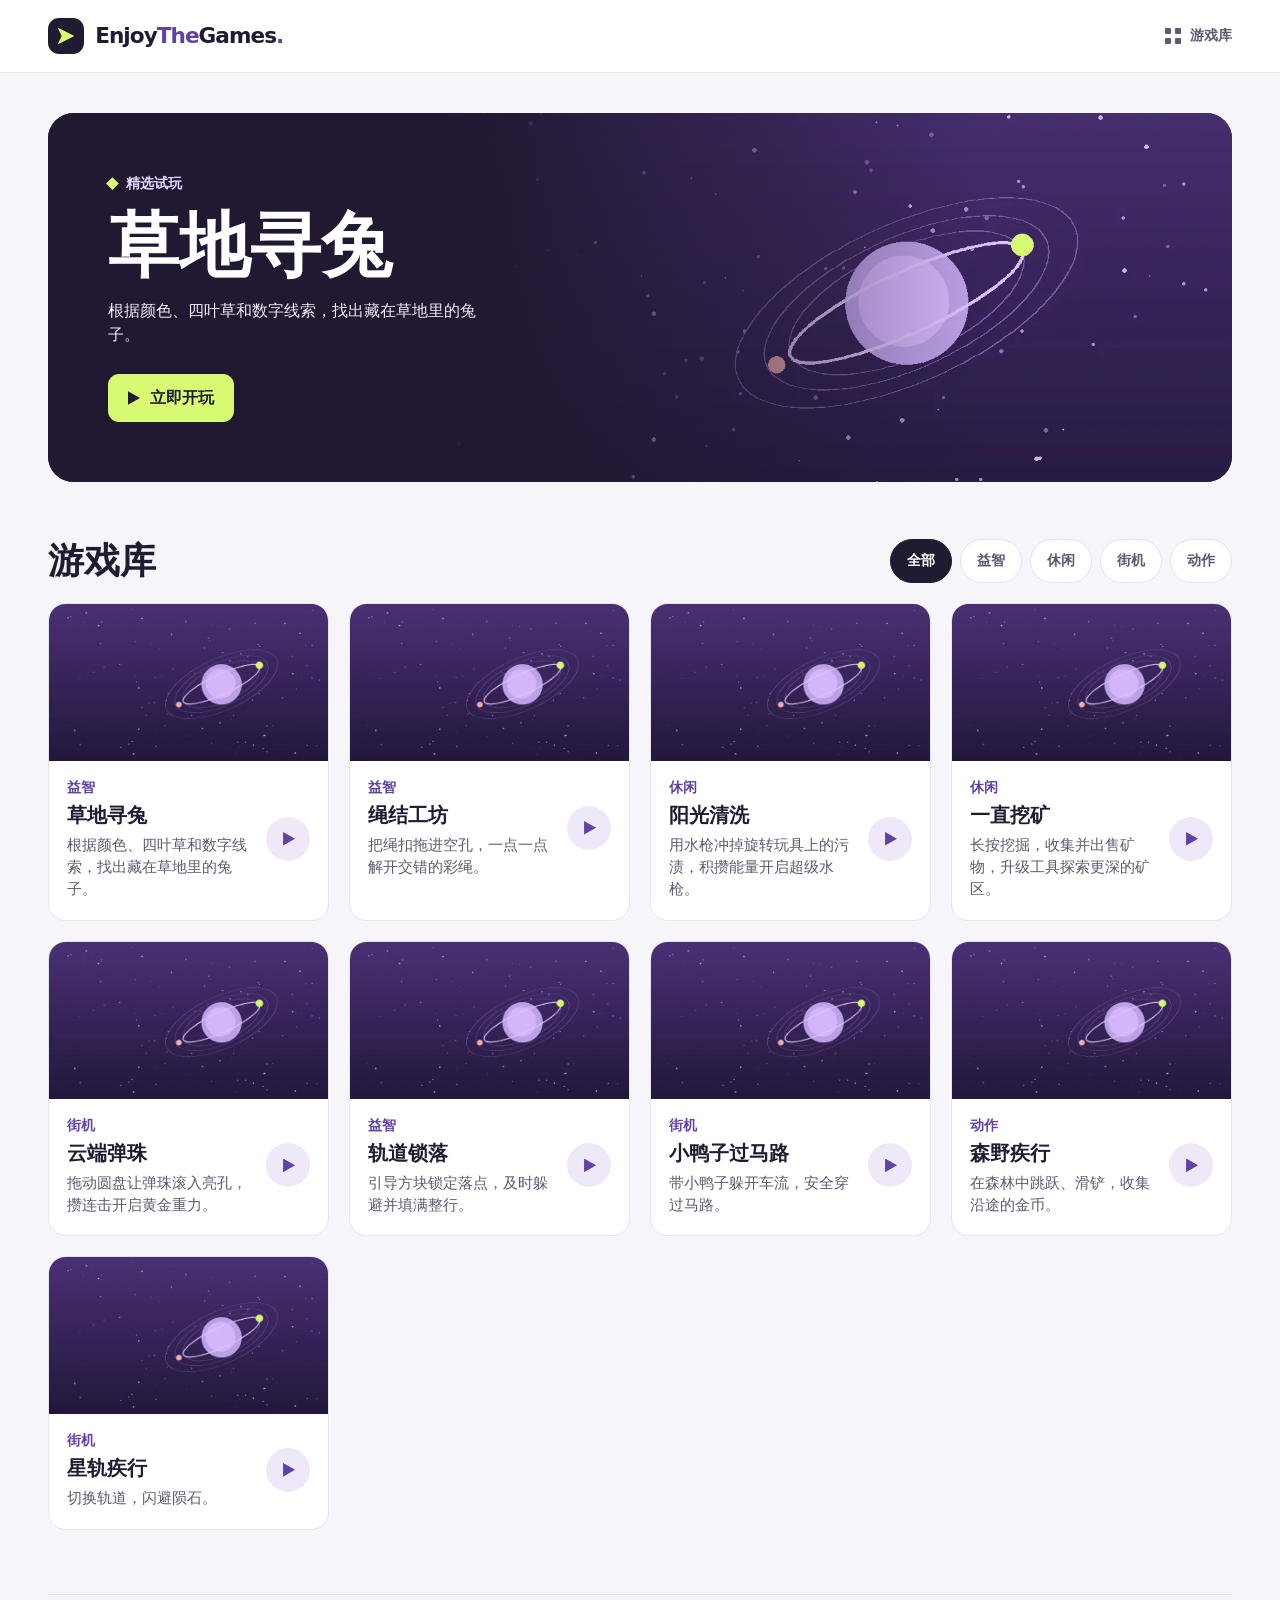
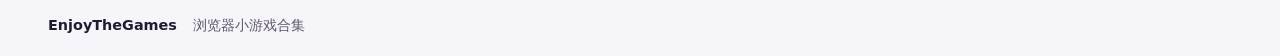
<file: index.html>
<!doctype html>
<html lang="zh-CN">
<head>
  <meta charset="utf-8">
  <meta name="viewport" content="width=device-width, initial-scale=1">
  <meta name="theme-color" content="#f6f5f9">
  <meta name="description" content="EnjoyTheGames 是一个浏览器小游戏合集。选一款游戏，点击即玩。">
  <title>EnjoyTheGames · 小游戏大厅</title>
  <link rel="stylesheet" href="./styles.css">
  <script defer src="./catalog.js"></script>
  <script defer src="./lobby.js"></script>
</head>
<body>
  <header class="site-header">
    <div class="shell header-inner">
      <a class="brand" href="./" aria-label="EnjoyTheGames 首页">
        <span class="brand-mark" aria-hidden="true"></span>
        <span>Enjoy<span class="brand-accent">The</span>Games<span class="brand-accent">.</span></span>
      </a>
      <nav aria-label="主导航">
        <a class="library-link" href="#library"><span class="grid-icon" aria-hidden="true"></span>游戏库</a>
      </nav>
    </div>
  </header>

  <main class="shell lobby">
    <section class="hero" data-featured aria-labelledby="featured-title" hidden>
      <img class="hero-art" data-featured-cover alt="" fetchpriority="high">
      <div class="hero-copy">
        <p class="featured-label"><span aria-hidden="true"></span>精选试玩</p>
        <h1 id="featured-title"></h1>
        <p class="hero-description" data-featured-description></p>
        <a class="play-button" data-featured-link><span class="play-icon" aria-hidden="true"></span>立即开玩</a>
      </div>
    </section>

    <section class="library" id="library" aria-labelledby="library-title">
      <div class="library-heading">
        <div>
          <h2 id="library-title">游戏库</h2>
        </div>
        <div class="filters" data-filters role="group" aria-label="按游戏分类筛选"></div>
      </div>
      <p class="sr-only" data-result-count role="status"></p>
      <p class="empty-library" data-empty-library hidden>游戏库正在准备中。</p>
      <ul class="game-list" data-game-list></ul>
      <noscript><p>请启用 JavaScript 来浏览和游玩小游戏。</p></noscript>
    </section>
  </main>

  <footer class="shell site-footer">
    <strong>EnjoyTheGames</strong>
    <span>浏览器小游戏合集</span>
  </footer>

  <template id="game-card">
    <li>
      <a class="game-card">
        <div class="card-art"><img alt="" width="640" height="360" decoding="async" loading="lazy"></div>
        <div class="card-body">
          <div class="card-copy">
            <p class="card-category"></p>
            <h3></h3>
            <p class="card-description"></p>
          </div>
          <span class="card-play" aria-hidden="true"><span class="play-icon"></span></span>
        </div>
      </a>
    </li>
  </template>
</body>
</html>
</file>
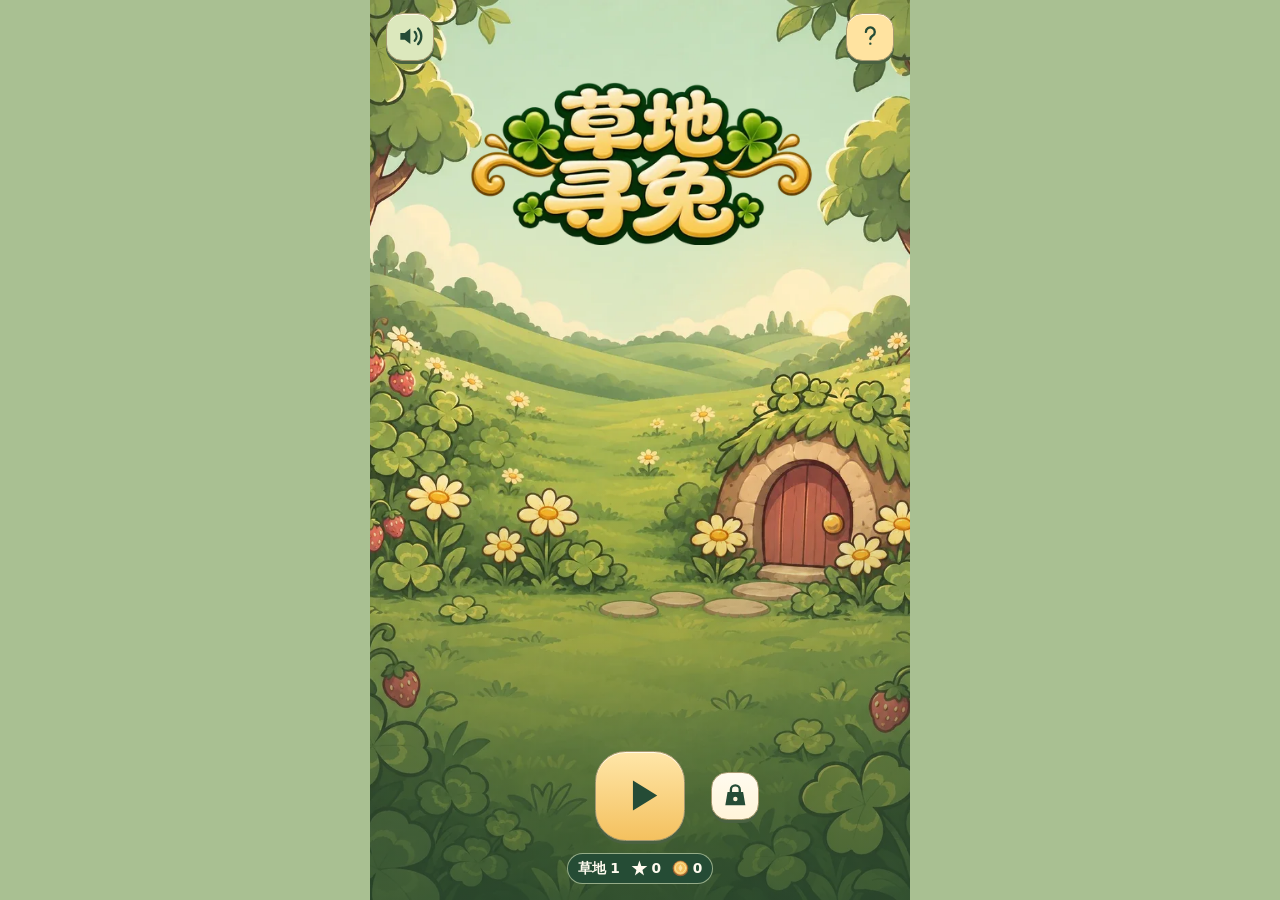
<file: games/bunny-cluelora/index.html>
<!doctype html>
<html lang="zh-CN">
<head>
  <meta charset="utf-8">
  <meta name="viewport" content="width=device-width,initial-scale=1,viewport-fit=cover">
  <meta name="theme-color" content="#254c36">
  <title>草地寻兔</title>
  <link rel="stylesheet" href="./game.css">
</head>
<body>
<main id="game">
  <section id="home" class="home">
    <img class="scenery" src="./assets/art/meadow-480.webp" srcset="./assets/art/meadow-480.webp 480w, ./assets/art/meadow-880.webp 880w" sizes="(min-width: 540px) 540px, 100vw" alt="" fetchpriority="low">
    <header class="home-tools">
      <button id="sound" class="sound-toggle" type="button">音效</button>
      <button id="help" type="button">玩法说明</button>
    </header>
    <h1><img class="title" src="./assets/art/title-zh-CN-480.webp" srcset="./assets/art/title-zh-CN-480.webp 480w, ./assets/art/title-zh-CN.webp 840w" sizes="(min-width: 490px) 400px, 83vw" width="840" height="342" alt="草地寻兔" fetchpriority="high"></h1>
    <div class="home-bottom">
      <p id="loading" role="status">正在准备游戏…</p>
      <div class="home-actions">
        <button id="play" class="primary" type="button" disabled>开始寻兔</button>
        <button id="collection" type="button" disabled>收藏</button>
      </div>
      <p class="home-profile" id="home-profile" hidden></p>
    </div>
  </section>
  <section id="field" class="field" hidden>
    <img id="field-scenery" class="field-scenery" alt="" decoding="async" hidden>
    <header class="field-head">
      <div><h2 id="level" tabindex="-1">草地 1</h2><span id="hearts" class="hearts" role="img"></span></div>
      <span id="wallet" class="pill"></span>
      <button id="field-sound" class="sound-toggle" type="button">音效</button>
      <button id="pause" type="button">暂停</button>
    </header>
    <div id="rules" class="rules" aria-label="本关规则"></div>
    <div id="lesson" class="lesson" role="status" hidden><span class="lesson-step"></span><strong></strong><p></p></div>
    <div class="board-space">
      <div class="board" id="board" aria-label="寻兔棋盘"></div>
    </div>
    <div class="actions" id="tile-actions" role="group" aria-label="格子操作" hidden>
      <button id="mark" type="button">排除</button>
      <button id="search" class="primary" type="button">搜寻</button>
    </div>
    <footer class="field-footer">
      <p id="status" role="status">选择一个格子</p>
      <strong id="found" aria-label="找到的兔子"></strong>
      <button id="undo" type="button">撤销</button>
      <button id="hint" type="button">提示</button>
    </footer>
  </section>
  <div id="tutorial-shade" aria-hidden="true" hidden><i></i><i></i><i></i><i></i></div>
  <div id="demo" class="demo" aria-hidden="true" hidden></div>
</main>
<dialog id="panel" aria-labelledby="panel-title">
  <div class="panel-head"><h2 id="panel-title"></h2><button id="close" type="button" aria-label="关闭">×</button></div>
  <div id="panel-body"></div>
  <div class="dialog-actions" id="dialog-actions"></div>
  <div id="panel-effects" class="panel-effects" aria-hidden="true"></div>
</dialog>
<script type="module">
  import("./game.js").catch(() => {
    const status = document.getElementById("loading");
    status.textContent = "游戏程序加载失败，请重试。";
    const button = document.getElementById("play");
    button.textContent = "重试";
    button.disabled = false;
    button.onclick = () => location.reload();
  });
</script>
</body>
</html>
</file>
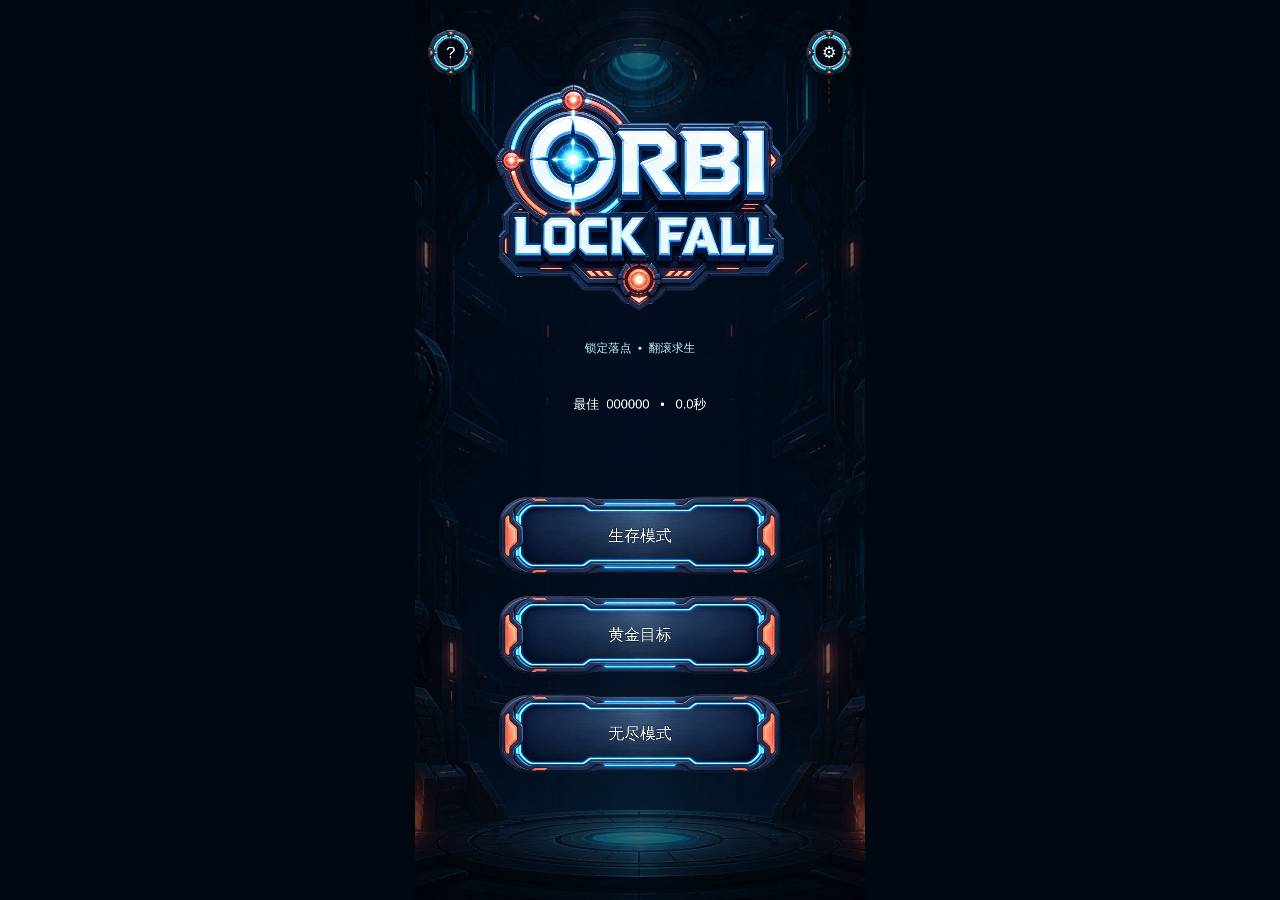
<file: games/elsblock/index.html>
<!doctype html>
<html lang="zh-CN">
  <head>
    <meta charset="UTF-8" />
    <meta name="viewport" content="width=device-width,initial-scale=1,maximum-scale=1,user-scalable=no,viewport-fit=cover" />
    <meta name="theme-color" content="#020c19" />
    <title>轨道锁落</title>
    <style>
      #loading-screen {
        position: fixed; inset: 0; z-index: 9999; display: grid; place-items: center;
        color: #dffaff; background: radial-gradient(circle at 50% 34%, #07304a 0, #020812 58%);
        font-family: "Microsoft YaHei", "PingFang SC", Arial, sans-serif;
        transition: opacity 180ms ease;
      }
      #loading-screen.is-ready { opacity: 0; pointer-events: none; }
      .loading-card { width: min(76vw, 360px); text-align: center; }
      .loading-orbit {
        width: 72px; height: 72px; margin: 0 auto 24px; border: 4px solid #123f59;
        border-top-color: #36efff; border-right-color: #ff704e; border-radius: 50%;
        box-shadow: 0 0 24px #14dff977; animation: loading-spin 1s linear infinite;
      }
      .loading-title { margin: 0 0 28px; color: #fff; font-size: 28px; letter-spacing: 5px; }
      .loading-track { height: 10px; overflow: hidden; border: 1px solid #26dff0; background: #031522; border-radius: 999px; }
      #loading-fill { width: 0; height: 100%; background: linear-gradient(90deg, #18bddd, #62f7ff); transition: width 120ms linear; }
      #loading-status { min-height: 24px; margin: 16px 0; color: #9ed8e8; font-size: 14px; }
      #loading-retry { padding: 9px 22px; border: 1px solid #39eaff; border-radius: 6px; color: #e8fdff; background: #0a3856; cursor: pointer; }
      @keyframes loading-spin { to { transform: rotate(360deg); } }
    </style>
    <script type="module" crossorigin src="./assets/index-Bgatsfwe.js"></script>
    <link rel="stylesheet" crossorigin href="./assets/index-D_d0dcex.css">
  </head>
  <body>
    <div id="loading-screen">
      <div class="loading-card">
        <div class="loading-orbit" aria-hidden="true"></div>
        <h1 class="loading-title">轨道锁落</h1>
        <div id="loading-progress" class="loading-track" role="progressbar" aria-label="游戏加载进度" aria-valuemin="0" aria-valuemax="100" aria-valuenow="0">
          <div id="loading-fill"></div>
        </div>
        <p id="loading-status">正在连接游戏资源…</p>
        <button id="loading-retry" type="button" hidden>重新加载</button>
      </div>
    </div>
    <main id="game"></main>
    <script>
      (() => {
        const screen = document.getElementById('loading-screen');
        const progress = document.getElementById('loading-progress');
        const fill = document.getElementById('loading-fill');
        const status = document.getElementById('loading-status');
        const retry = document.getElementById('loading-retry');
        let failed = false;
        const slowTimer = window.setTimeout(() => {
          status.textContent = '网络连接较慢，请继续等待或重新加载';
          retry.hidden = false;
        }, 15000);

        retry.addEventListener('click', () => location.reload());
        window.gameLoading = {
          progress(value) {
            if (failed) return;
            const percent = Math.round(Math.max(0, Math.min(1, value)) * 100);
            progress.setAttribute('aria-valuenow', String(percent));
            fill.style.width = `${percent}%`;
            status.textContent = `正在加载游戏资源 ${percent}%`;
          },
          error() {
            failed = true;
            window.clearTimeout(slowTimer);
            status.textContent = '资源加载失败，请检查网络后重试';
            retry.hidden = false;
          },
          ready() {
            if (failed) return;
            window.clearTimeout(slowTimer);
            fill.style.width = '100%';
            status.textContent = '加载完成';
            screen.classList.add('is-ready');
            window.setTimeout(() => screen.remove(), 220);
          },
        };
      })();
    </script>
  </body>
</html>
</file>
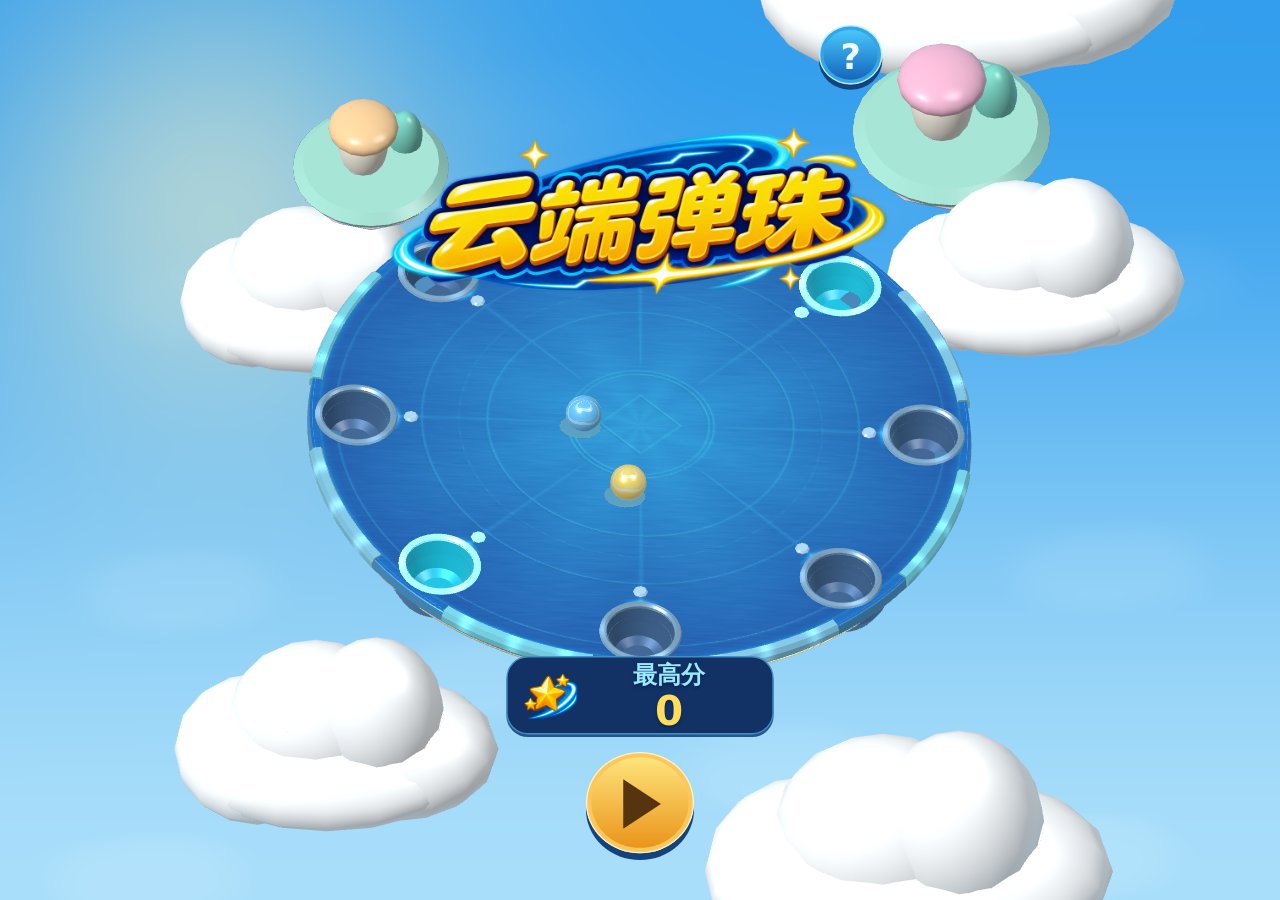
<file: games/hyper-tiltvexa/index.html>
<!doctype html>
<html lang="zh-CN">
<head>
  <meta charset="utf-8">
  <meta name="viewport" content="width=device-width, initial-scale=1, viewport-fit=cover">
  <meta name="theme-color" content="#2c7dba">
  <title>云端弹珠</title>
  <link rel="stylesheet" href="./game.css">
  <script type="module" src="./game.mjs"></script>
</head>
<body>
  <div id="loading" class="loading">
    <img id="loading-title" src="./art/title-zh-CN.webp" alt="">
    <div id="loading-meter" class="loading-meter" aria-hidden="true"></div>
    <p id="load-status" role="status">正在载入游戏…</p>
    <a id="load-retry" href="" hidden>重试</a>
  </div>
  <main id="game" class="game" data-screen="home" hidden>
    <canvas id="board-webgl" aria-hidden="true" hidden></canvas>
    <canvas id="board" tabindex="-1" aria-describedby="steer-hint"></canvas>
    <div class="hud-safe" id="hud-safe">
    <div id="hud-layout" class="hud-layout">
    <header id="hud" class="hud" hidden>
      <dl class="hud-stats">
        <div class="coins-frame"><img src="./art/coins_frame.webp" alt=""><dt class="sr-only" data-text="coins"></dt><dd id="coins"></dd></div>
        <div class="time-frame"><img src="./art/time_frame.webp" alt=""><dt class="sr-only" data-text="remaining"></dt><dd id="timer"></dd></div>
        <div class="combo-frame"><img src="./art/combo_frame.webp" alt=""><dt class="sr-only" data-text="combo"></dt><dd id="combo"></dd></div>
      </dl>
      <button id="pause" class="round-control" type="button" data-icon="pause" data-label="pause"></button>
      <div class="charge">
        <label class="pill" id="charge-label" for="charge" data-text="gravity"></label>
        <progress id="charge" class="sr-only" max="1" value="0"></progress>
        <div class="charge-track" id="charge-track" aria-hidden="true"><span></span></div>
        <img class="charge-frame" src="./art/meter_frame.webp" alt="">
      </div>
      <p id="magnet-timer" class="pill" hidden><img src="./art/slot_magnet.webp" alt=""><span id="magnet-time"></span></p>
    </header>

    <footer id="game-footer" class="game-footer" hidden>
      <p id="steer-hint" class="pill" data-text="dragHint" data-label="controls"></p>
      <div id="feedback" class="feedback" aria-live="polite" hidden>
        <img id="feedback-art" alt="">
        <p id="feedback-reward"></p>
      </div>
      <p id="small-score" aria-live="polite" hidden></p>
      <p class="score pill"><span data-text="score"></span><strong id="score"></strong></p>
      <div class="tools">
        <button id="buy-time" class="shop-control" type="button" disabled>
          <img class="tool-icon" src="./art/extra_time.webp" alt=""><span class="price"><img src="./art/coin.webp" alt=""><span id="time-price"></span></span>
        </button>
        <button id="buy-magnet" class="shop-control" type="button" disabled>
          <img class="tool-icon" src="./art/slot_magnet.webp" alt=""><span class="price"><img src="./art/coin.webp" alt=""><span id="magnet-price"></span></span>
        </button>
      </div>
      <div id="tilt-dial" class="tilt-dial" aria-hidden="true" hidden><i></i><b></b></div>
    </footer>

    <section id="home" class="home" aria-labelledby="game-title">
      <h1 id="game-title" class="game-title"><img id="title-art" src="./art/title-zh-CN.webp" alt="云端弹珠"></h1>
      <p class="best-score pill"><img src="./art/combo_icon.webp" alt=""><span data-text="bestLabel"></span><strong id="best-score"></strong></p>
      <button id="start" class="round-control primary" type="button" data-icon="play" data-label="start"></button>
      <button id="help-button" class="round-control" type="button" data-icon="help" data-label="help"></button>
    </section>

    <section id="help" class="overlay" aria-labelledby="help-title" hidden>
      <div class="panel help-panel">
        <h2 id="help-title" data-text="help"></h2>
        <button id="close-help" class="round-control" type="button" data-icon="close" data-label="back"></button>
        <div class="help-page">
          <div class="rule pill"><span class="help-dial" aria-hidden="true"></span><div><strong data-text="tiltDisc"></strong><p data-text="controls"></p></div></div>
          <div class="rule pill"><img src="./art/coin.webp" alt=""><div><strong data-text="aimSlots"></strong><p id="rule-slots"></p></div></div>
          <div class="rule pill"><img src="./art/combo_icon.webp" alt=""><div><strong data-text="chainGoals"></strong><p data-text="ruleCombo"></p></div></div>
        </div>
        <div class="help-page" hidden>
          <div class="rule pill"><img src="./art/lucky.webp" alt=""><div><strong data-text="goldLucky"></strong><p data-text="ruleMarbles"></p></div></div>
          <div class="rule pill"><img src="./art/time_bonus.webp" alt=""><div><strong data-text="timeMarble"></strong><p id="rule-time"></p></div></div>
          <div class="rule pill"><img src="./art/boost_icon.webp" alt=""><div><strong data-text="goldenGravity"></strong><p data-text="ruleGolden"></p></div></div>
        </div>
        <div class="help-page" hidden>
          <div class="rule pill"><img src="./art/extra_time.webp" alt=""><div><strong data-text="extraTime"></strong><p id="time-cost"></p></div></div>
          <div class="rule pill"><img src="./art/slot_magnet.webp" alt=""><div><strong data-text="magnet"></strong><p id="magnet-cost"></p><p data-text="ruleMagnet"></p></div></div>
        </div>
        <nav class="help-navigation" data-label="help">
          <button id="help-prev" class="round-control" type="button" data-icon="prev" data-label="previous"></button>
          <div class="help-dots" aria-hidden="true"><i></i><i></i><i></i></div>
          <button id="help-next" class="round-control" type="button" data-icon="next" data-label="next"></button>
        </nav>
      </div>
    </section>

    <section id="paused" class="overlay" aria-labelledby="pause-title" hidden>
      <div class="panel">
        <h2 id="pause-title" data-text="paused"></h2>
        <p class="pause-time pill"><img src="./art/time.webp" alt=""><strong id="pause-time"></strong></p>
        <div class="panel-actions">
          <button id="pause-home" class="round-control" type="button" data-icon="home" data-label="home"></button>
          <button id="resume" class="round-control primary" type="button" data-icon="play" data-label="resume"></button>
          <button id="restart" class="round-control" type="button" data-icon="restart" data-label="restart"></button>
        </div>
      </div>
    </section>

    <section id="results" class="overlay" aria-labelledby="result-title" hidden>
      <div class="panel">
        <h2 id="result-title" tabindex="-1"></h2>
        <p class="result-score" id="result-score"></p>
        <p id="result-best"></p>
        <dl class="result-stats">
          <div class="pill"><span id="result-goal-ring" class="result-goal-ring" aria-hidden="true"></span><img id="result-goal-icon" alt="" hidden><dt data-text="goals"></dt><dd id="result-goals"></dd></div>
          <div class="pill"><img src="./art/coin.webp" alt=""><dt data-text="coinsEarned"></dt><dd id="result-coins"></dd></div>
          <div class="pill"><img src="./art/combo_icon.webp" alt=""><dt data-text="bestCombo"></dt><dd id="result-combo"></dd></div>
          <div class="pill"><img src="./art/boost_icon.webp" alt=""><dt data-text="boosts"></dt><dd id="result-boosts"></dd></div>
        </dl>
        <div class="panel-actions">
          <button id="result-home" class="round-control" type="button" data-icon="home" data-label="home"></button>
          <button id="replay" class="round-control" type="button" data-icon="restart" data-label="replay"></button>
        </div>
      </div>
    </section>
    </div>
    </div>
  </main>
</body>
</html>
</file>
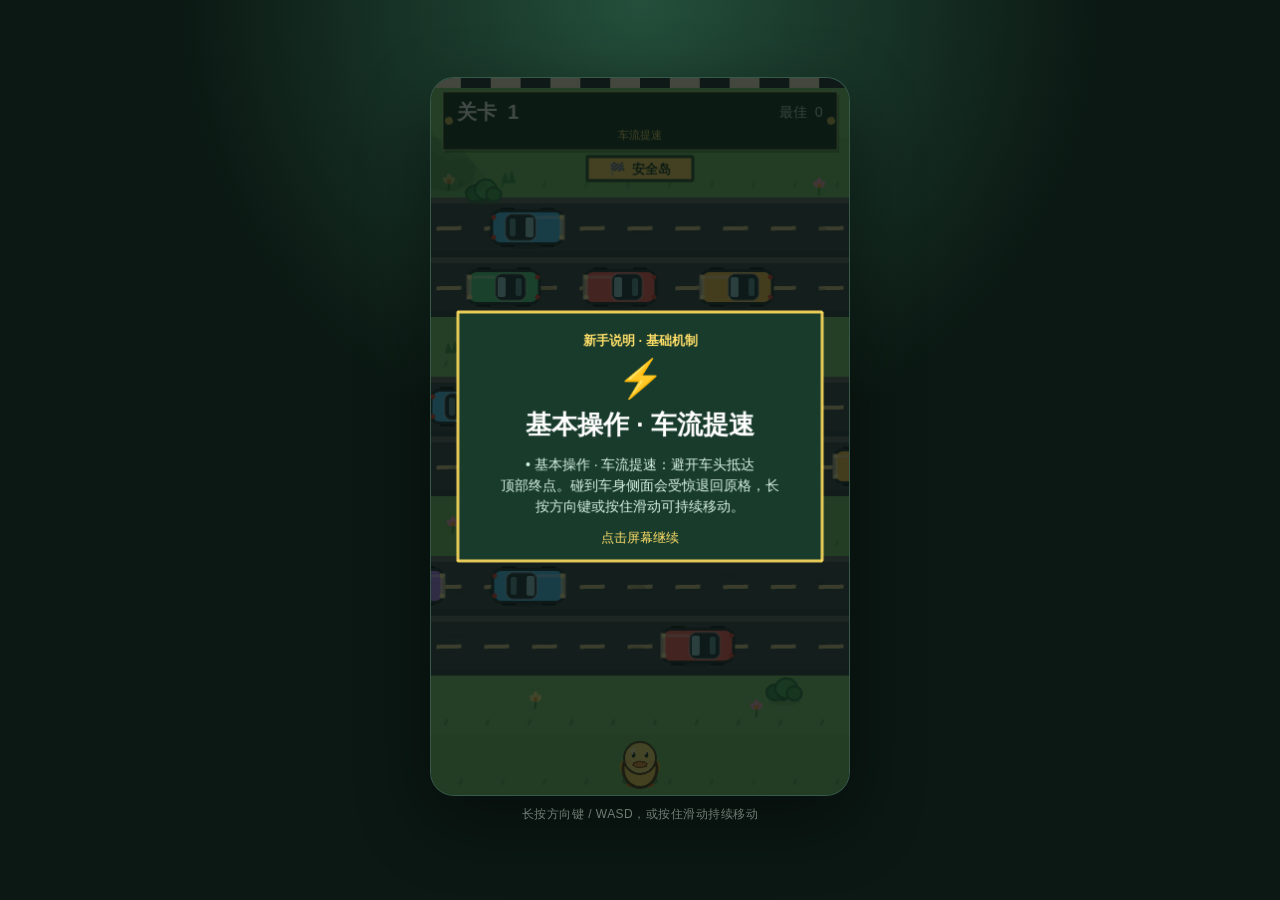
<file: games/roadduck/index.html>
<!doctype html>
<html lang="zh-CN">
  <head>
    <meta charset="UTF-8" />
    <meta name="viewport" content="width=device-width, initial-scale=1, viewport-fit=cover" />
    <meta name="theme-color" content="#10251c" />
    <title>小鸭子过马路</title>
    <script type="module" crossorigin src="./assets/index-Dl0fmJpZ.js"></script>
    <link rel="stylesheet" crossorigin href="./assets/index-DXkL7dRj.css">
  </head>
  <body>
    <main class="app-shell">
      <section class="game-card" aria-label="小鸭子过马路游戏">
        <div id="game"></div>
      </section>
      <p class="hint">长按方向键 / WASD，或按住滑动持续移动</p>
    </main>
  </body>
</html>
</file>
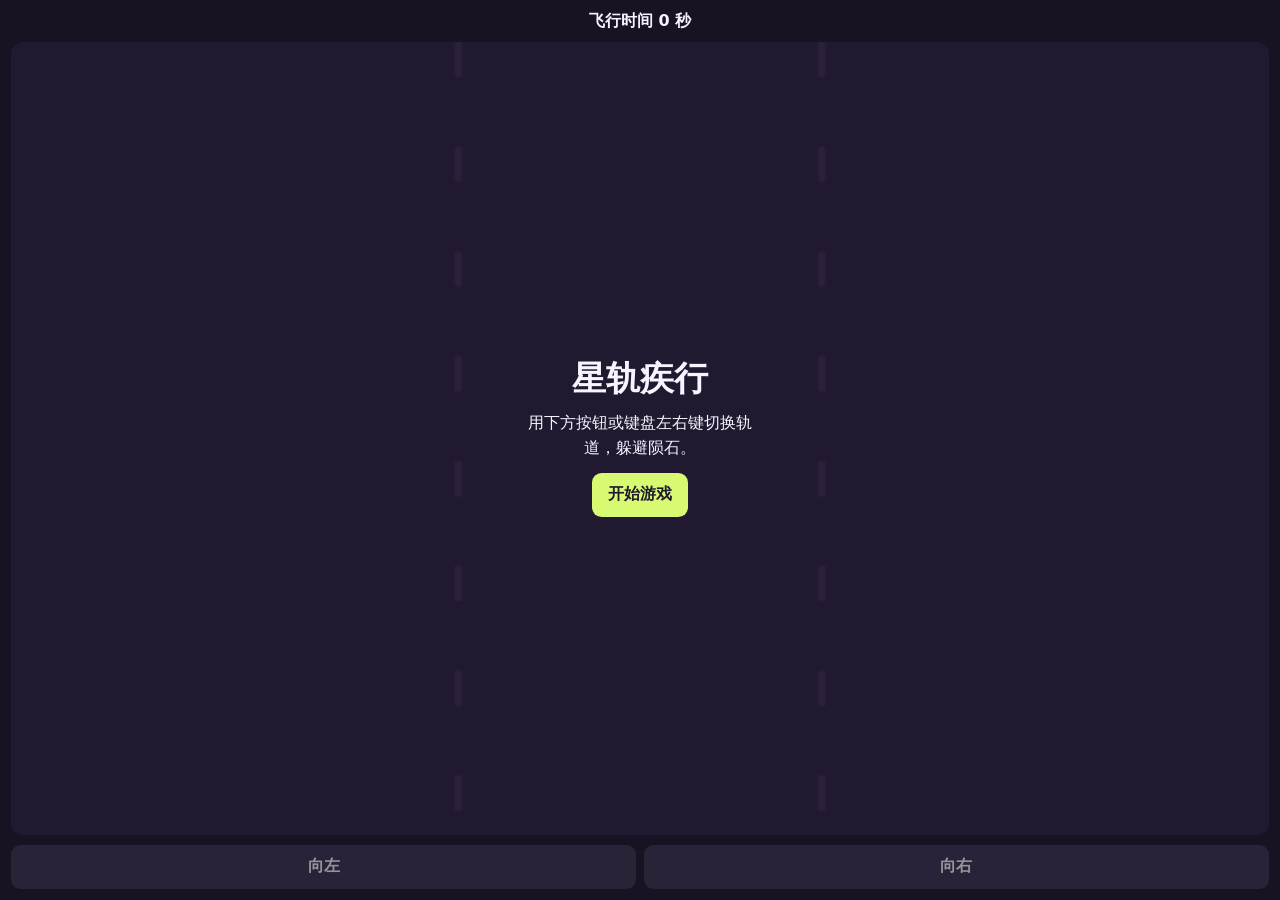
<file: games/star-dash/index.html>
<!doctype html>
<html lang="zh-CN">
<head>
  <meta charset="utf-8">
  <meta name="viewport" content="width=device-width, initial-scale=1">
  <title>星轨疾行</title>
  <link rel="stylesheet" href="./game.css">
  <script type="module" src="./game.js"></script>
</head>
<body>
  <p id="load-status" role="status">正在载入游戏…</p>
  <main id="game" hidden>
    <p id="flight-time"></p>
    <div class="scene">
      <canvas width="360" height="520" aria-hidden="true"></canvas>
      <div id="menu" class="menu">
        <h1 data-text="title"></h1>
        <p id="instruction" data-text="instruction"></p>
        <p id="result" aria-live="polite" hidden></p>
        <button id="start" type="button" data-text="start"></button>
      </div>
    </div>
    <div class="controls">
      <button id="left" type="button" data-text="left" disabled></button>
      <button id="right" type="button" data-text="right" disabled></button>
    </div>
  </main>
</body>
</html>
</file>
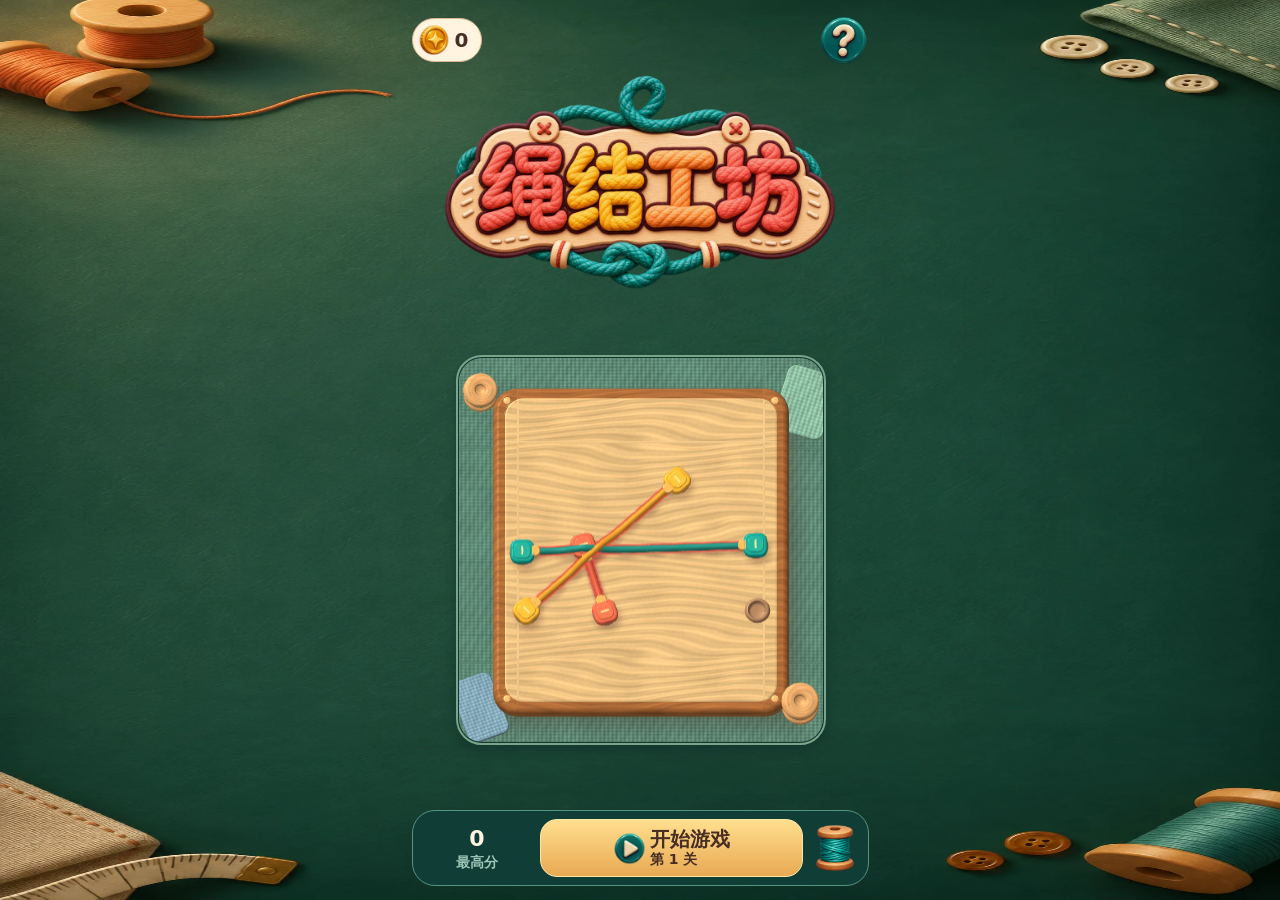
<file: games/twisty-cordelora/index.html>
<!doctype html>
<html lang="zh-CN">
<head>
<meta charset="utf-8">
<meta name="viewport" content="width=device-width,initial-scale=1,viewport-fit=cover">
<meta name="theme-color" content="#153e36">
<title>绳结工坊</title>
<link rel="icon" href="./assets/workshop_icon.webp" type="image/webp">
<link rel="stylesheet" href="./game.css">
</head>
<body>
<main id="game">
  <section id="loading">
    <img id="loading-logo" class="logo" src="./assets/workshop_logo_zh.webp" alt="绳结工坊">
    <div class="progress" role="progressbar" aria-valuemin="0" aria-valuemax="100" aria-valuenow="0"><span></span></div>
    <p id="load-status" role="status">正在准备工坊…</p>
    <button id="retry" class="retry" type="button" hidden>重试</button>
  </section>
  <section id="screen" hidden>
    <header id="hud"></header>
    <img id="home-logo" class="logo" src="./assets/workshop_logo_zh.webp" alt="绳结工坊">
    <section id="goals" hidden aria-live="polite"></section>
    <div id="board-bed"><div class="board-frame" id="main-board"></div></div>
    <footer id="status"></footer>
  </section>
  <div id="flight" aria-hidden="true"></div>
  <dialog id="dialog" aria-labelledby="dialog-title"><div id="panel"></div></dialog>
</main>
<script type="module" src="./game.js?v=6"></script>
</body>
</html>
</file>
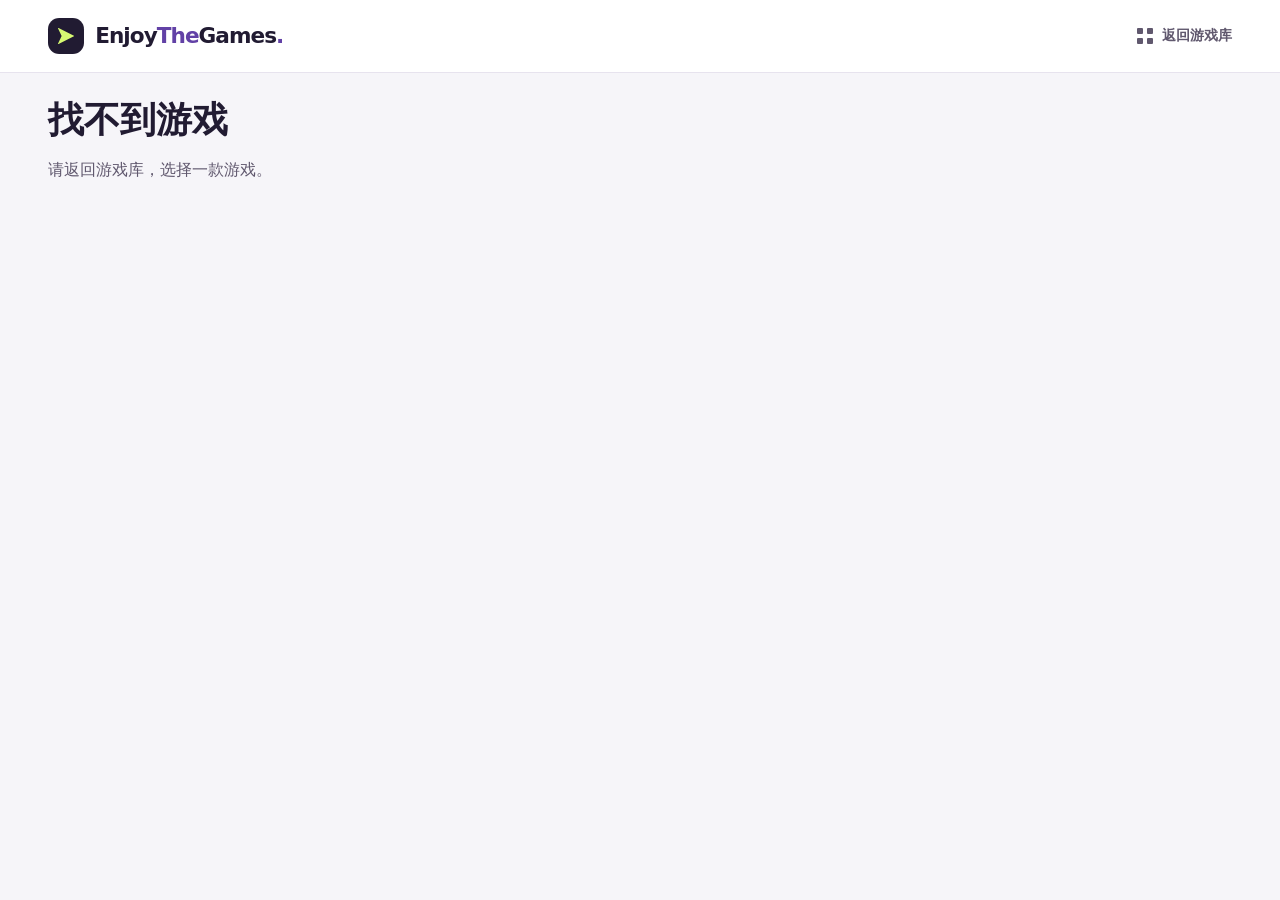
<file: play.html>
<!doctype html>
<html lang="zh-CN">
<head>
  <meta charset="utf-8">
  <meta name="viewport" content="width=device-width, initial-scale=1">
  <meta name="theme-color" content="#f6f5f9">
  <title>游玩 · EnjoyTheGames</title>
  <link rel="stylesheet" href="./styles.css">
  <script defer src="./catalog.js"></script>
  <script defer src="./player.js"></script>
</head>
<body class="play-page">
  <header class="site-header">
    <div class="shell header-inner">
      <a class="brand" href="./" aria-label="EnjoyTheGames 首页">
        <span class="brand-mark" aria-hidden="true"></span>
        <span>Enjoy<span class="brand-accent">The</span>Games<span class="brand-accent">.</span></span>
      </a>
      <a class="library-link" href="./#library"><span class="grid-icon" aria-hidden="true"></span>返回游戏库</a>
    </div>
  </header>

  <main class="shell player">
    <div class="player-heading">
      <h1 data-game-title>游玩</h1>
      <div class="player-actions">
        <button class="fullscreen-button" type="button" data-fullscreen hidden>全屏</button>
      </div>
    </div>
    <p class="player-message" data-player-message role="status"></p>
    <div class="player-stage" data-stage hidden></div>
    <noscript><p>请启用 JavaScript 来打开游戏。</p></noscript>
  </main>
</body>
</html>
</file>
<file: styles.css>
:root {
  color-scheme: light;
  --background: #f6f5f9;
  --surface: #fff;
  --ink: #211b32;
  --muted: #60586e;
  --line: #e7e3ee;
  --accent: #d7fa72;
  --purple: #6241a6;
  font-family: system-ui, "Microsoft YaHei", "PingFang SC", sans-serif;
  line-height: 1.5;
  color: var(--ink);
  background: var(--background);
}

*, *::before, *::after { box-sizing: border-box; }
[hidden] { display: none !important; }
body { margin: 0; }
h1, h2, h3, p { margin: 0; }
a { color: inherit; text-decoration: none; }
button { font: inherit; cursor: pointer; }
:focus-visible { outline: 3px solid var(--purple); outline-offset: 4px; }

.shell { width: min(75rem, calc(100% - 2 * clamp(1rem, 5vw, 3rem))); margin-inline: auto; }
.site-header { border-bottom: 1px solid var(--line); background: var(--surface); }
.header-inner { min-height: 4.5rem; display: flex; align-items: center; justify-content: space-between; gap: .75rem; }
.brand { display: inline-flex; align-items: center; gap: .7rem; min-height: 2.75rem; font-size: clamp(1rem, 3.8vw, 1.35rem); font-weight: 850; letter-spacing: -.045em; }
.brand-mark { display: grid; flex: none; place-items: center; width: 2.25rem; aspect-ratio: 1; border-radius: .7rem; background: var(--ink); color: var(--accent); }
.brand-mark::after { content: ""; width: 1.05rem; aspect-ratio: 1; background: currentColor; clip-path: polygon(0 0, 100% 50%, 0 100%, 24% 50%); }
.brand-accent { color: var(--purple); }
.library-link { display: inline-flex; align-items: center; gap: .55rem; min-height: 2.75rem; color: var(--muted); font-size: .9rem; font-weight: 650; white-space: nowrap; }
.library-link:hover { color: var(--purple); }
.grid-icon { flex: none; width: 1rem; height: 1rem; }
.grid-icon::before { content: ""; display: block; width: 6px; height: 6px; border-radius: 1px; background: currentColor; box-shadow: 10px 0, 0 10px, 10px 10px; }
.lobby { padding-block: clamp(1.25rem, 4vw, 2.5rem) 4rem; }

.hero { isolation: isolate; position: relative; overflow: hidden; display: flex; align-items: center; min-height: 23rem; border-radius: 1.6rem; background: #211831; color: #fff; }
.hero-art { position: absolute; z-index: -2; inset: 0 0 0 auto; width: 72%; height: 100%; object-fit: cover; }
.hero::before { content: ""; position: absolute; z-index: -1; inset: 0; background: linear-gradient(90deg, #211831 25%, #211831 32%, #211831e8 39%, #21183100 79%); }
.hero-copy { width: min(100%, 32rem); padding: clamp(1.5rem, 5vw, 3.75rem); }
.featured-label { display: flex; align-items: center; gap: .6rem; color: #e3d5ff; font-size: .9rem; font-weight: 650; }
.featured-label span { width: .55rem; aspect-ratio: 1; background: var(--accent); transform: rotate(45deg); }
.hero h1 { margin-block: .65rem .75rem; font-size: clamp(2.35rem, 6.3vw, 4.45rem); font-weight: 900; line-height: 1.15; }
.hero-description { color: #f3edf9; }
.play-button { display: inline-flex; align-items: center; gap: .6rem; margin-top: 1.7rem; min-height: 3rem; padding: .5rem 1.25rem; border-radius: .7rem; background: var(--accent); color: var(--ink); font-weight: 780; transition: background .18s; }
.play-button:hover { background: #e6ff9d; }
.play-button:focus-visible { outline-color: var(--accent); }
.play-icon { display: block; width: .75rem; height: .85rem; background: currentColor; clip-path: polygon(0 0, 100% 50%, 0 100%); }

.library { min-height: 22rem; margin-top: clamp(2rem, 5vw, 3.5rem); scroll-margin-top: 1rem; }
.library-heading { display: flex; flex-wrap: wrap; align-items: center; justify-content: space-between; gap: .75rem 1rem; margin-bottom: 1.25rem; }
.library-heading h2, .player-heading h1 { font-size: clamp(1.55rem, 4vw, 2.25rem); line-height: 1.25; font-weight: 850; }
.filters { display: flex; flex-wrap: wrap; gap: .5rem; }
.filters button, .fullscreen-button { min-height: 2.75rem; padding: .35rem 1rem; border: 1px solid var(--line); border-radius: 10rem; background: var(--surface); color: var(--muted); font-size: .9rem; font-weight: 680; transition: background .18s, color .18s; }
.filters button:hover, .fullscreen-button:hover { background: #efebf7; color: var(--ink); }
.filters button[aria-pressed="true"] { background: var(--ink); color: #fff; border-color: var(--ink); }
.game-list { display: grid; grid-template-columns: repeat(auto-fill, minmax(min(100%, 17rem), 1fr)); gap: 1.25rem; margin: 0; padding: 0; list-style: none; }
.game-card { display: block; overflow: hidden; height: 100%; border: 1px solid var(--line); border-radius: 1.1rem; background: var(--surface); transition: border-color .18s, box-shadow .18s; }
.game-card:hover { border-color: #bba9dc; box-shadow: 0 .5rem 1.5rem #38205e19; }
.card-art { display: grid; aspect-ratio: 16 / 9; overflow: hidden; background: #ded4f2; }
.card-art img { display: block; width: 100%; height: 100%; object-fit: cover; }
.card-body { display: flex; align-items: center; justify-content: space-between; gap: .75rem; padding: 1rem 1.125rem 1.2rem; }
.card-category { color: var(--purple); font-size: .85rem; font-weight: 680; }
.card-body h3 { margin-block: .18rem .25rem; font-size: 1.25rem; font-weight: 800; }
.card-description, .empty-library { color: var(--muted); }
.card-description { font-size: .92rem; }
.card-play { display: grid; flex: none; place-items: center; width: 2.75rem; aspect-ratio: 1; border-radius: 50%; background: #eee8f8; color: var(--purple); transition: background .18s, color .18s; }
.game-card:hover .card-play { background: var(--ink); color: var(--accent); }
.card-play .play-icon { margin-left: .13rem; }
.site-footer { display: flex; flex-wrap: wrap; gap: .5rem 1rem; padding-block: 1.25rem; border-top: 1px solid var(--line); color: var(--muted); font-size: .9rem; }
.site-footer strong { color: var(--ink); }

.player { padding-block: 1.5rem 2rem; }
.player-heading { display: flex; align-items: center; justify-content: space-between; gap: .75rem; margin-bottom: 1rem; }
.player-actions { display: flex; flex: none; flex-wrap: wrap; justify-content: flex-end; gap: .4rem; }
.player-actions :is(a, button) { display: inline-flex; align-items: center; white-space: nowrap; }
.player-message { margin-block: 1rem; color: var(--muted); }
.player-message:empty { display: none; }
.player-stage { --stage-height: clamp(23rem, calc(100dvh - 10.5rem), 52rem); display: grid; place-items: center; height: var(--stage-height); overflow: hidden; border-radius: 1.25rem; background: #171322; }
.game-frame { display: block; width: 100%; height: 100%; border: 0; background: #171322; }
.player-stage[data-orientation="portrait"] .game-frame { width: min(100%, calc(var(--stage-height) * .5625)); }
.player-stage:fullscreen { --stage-height: 100dvh; width: 100%; border-radius: 0; }

.sr-only { position: absolute; width: 1px; height: 1px; overflow: hidden; clip-path: inset(50%); white-space: nowrap; }

@media (max-width: 37.5rem) {
  .hero { min-height: 23rem; align-items: flex-end; }
  .hero-art { width: 100%; height: 74%; object-position: 65% center; }
  .hero::before { background: linear-gradient(0deg, #211831 31%, #211831a0 56%, #21183100 88%); }
  .player { width: calc(100% - 1.5rem); }
  .player-heading { flex-wrap: wrap; }
  .player-actions :is(a, button) { padding-inline: .65rem; }
}

@media (prefers-reduced-motion: reduce) {
  *, *::before, *::after { transition: none !important; }
}
</file>
<file: games/bunny-cluelora/game.css>
:root { --ink:#264736; --pine:#254c36; --paper:#fff4d9; --ivory:#fffbef; --mint:#dce8bd; --gold:#f4c15f; --berry:#aa4657; --line:#d4bf90; color:var(--ink); background:#a9c092; font:16px/1.4 system-ui,"Microsoft YaHei",sans-serif; }
*,*::before,*::after { box-sizing:border-box; }
[hidden] { display:none !important; }
body,h1,h2,h3,p { margin:0; }
button { -webkit-tap-highlight-color:transparent; appearance:none; cursor:pointer; font:inherit; font-weight:750; color:var(--pine); background:linear-gradient(var(--ivory),var(--paper)); min-height:44px; padding:.42rem .7rem; border:1px solid #a69970; border-radius:14px; box-shadow:0 3px #4a6141,inset 0 1px 0 #fff9e7; touch-action:manipulation; }
button:active:not(:disabled) { transform:translateY(2px); box-shadow:0 1px #4a6141; }
button:disabled { opacity:.5; cursor:default; }
button:focus-visible { outline:3px solid #9c6424; outline-offset:2px; }
.glyph { display:block; flex:none; width:1.45rem; height:1.45rem; fill:none; stroke:currentColor; stroke-width:2.1; stroke-linecap:round; stroke-linejoin:round; }
.glyph .fill { fill:currentColor; stroke:none; }
.icon-button { display:inline-grid; place-items:center; width:3rem; height:3rem; padding:0; border-radius:34%; }
.icon-button .glyph { width:58%; height:58%; }
.primary { background:linear-gradient(#ffe6a8,var(--gold)); }
#game { min-height:100dvh; max-width:540px; margin:auto; }
.home { min-height:100dvh; position:relative; isolation:isolate; display:flex; flex-direction:column; align-items:center; padding:max(.8rem,env(safe-area-inset-top)) 1rem max(1rem,env(safe-area-inset-bottom)); background:linear-gradient(#dbe8bd,#8ca16b); }
.scenery,.home::after { position:absolute; inset:0; width:100%; height:100%; z-index:-1; }
.scenery { object-fit:cover; }
.home::after { content:""; background:linear-gradient(transparent 54%,#23452b9e); }
.home-tools { display:flex; justify-content:space-between; width:100%; }
.sound-toggle { background:var(--mint); }
#help { background:#ffe3a0; }
.home h1 { width:min(92%,400px); margin-top:clamp(.42rem,3dvh,1.35rem); animation:appear .29s ease-out both; }
.title { display:block; width:100%; height:auto; }
.home-bottom { margin-top:auto; display:grid; justify-items:center; gap:.78rem; padding-top:1rem; }
#loading { color:var(--ivory); font-weight:650; background:#23452be8; border-radius:1rem; padding:.28rem .75rem; }
.home-actions { display:grid; grid-template-columns:1fr auto 1fr; gap:.68rem; align-items:center; min-width:min(238px,78vw); }
#play { grid-column:2; width:clamp(66px,12.5dvh,90px); height:clamp(66px,12.5dvh,90px); }
#play .glyph { width:51%; height:51%; }
#collection { justify-self:end; }
.home-profile,.pill { display:inline-flex; align-items:center; justify-content:center; gap:.34rem; border-radius:1.5rem; padding:.3rem .6rem; font-size:.86rem; font-weight:750; white-space:nowrap; font-variant-numeric:tabular-nums; }
.home-profile { background:#254c36f3; border:1px solid #dce8bd9c; color:var(--ivory); gap:.6rem; }
.home-profile .metric { display:inline-flex; align-items:center; gap:.2rem; }
.home-profile .glyph,.pill .glyph { width:1.18rem; height:1.18rem; }
.home-profile .metric:first-of-type .glyph { color:var(--gold); }
.field { min-height: min(480px,100dvh); height:100dvh; display:flex; flex-direction:column; gap:.6rem; background:linear-gradient(var(--paper),var(--mint) 57%,#a9c092); padding:max(.62rem,env(safe-area-inset-top)) clamp(.65rem,3.4vw,1.125rem) max(.72rem,env(safe-area-inset-bottom)); }
.field-head { display:flex; align-items:center; gap:.48rem; }
.field-head div { flex:1; }
.field-head h2,.panel-head h2,.guide-card h3 { font-family:"Songti SC","SimSun",serif; font-weight:900; }
.field-head h2 { font-size:clamp(1.18rem,5.3vw,1.68rem); line-height:1.13; white-space:nowrap; }
.hearts { display:flex; align-items:center; color:var(--berry); }
.pill { background:var(--ivory); border:1px solid var(--line); }
#pause { background:linear-gradient(#eff4d8,var(--mint)); }
.rules { display:grid; gap:4px; padding:4px; max-height:108px; overflow:auto; overscroll-behavior:contain; scrollbar-width:thin; background:linear-gradient(#fdf3d8,#e7dbb8); border:1px solid #b7ad7b; border-radius:16px; box-shadow:0 2px 6px #4c53372b; }
.rules button { display:flex; align-items:center; gap:.58rem; min-height:44px; background:var(--ivory); padding:.24rem .46rem; border:1px solid #dbcea1; box-shadow:none; border-radius:11px; text-align:left; }
.rules button[data-rule] { touch-action:none; user-select:none; }
.rules button:active { transform:none; box-shadow:none; }
.rules button[aria-pressed="true"],.rules button.dragging { background:var(--gold); }
.rule-icon { display:grid; place-items:center; flex:none; width:32px; height:32px; border-radius:9px; background:#e4eccd; }
.rule-icon img { width:100%; height:100%; object-fit:contain; }
.rule-name { flex:1; }
.rules .chevron { display:grid; place-items:center; }
.rules .chevron .glyph { width:1rem; height:1rem; color:#567553; }
.dots { display:inline-flex; align-items:center; justify-content:center; gap:5px; }
.dot { width:7px; height:7px; border-radius:50%; background:#b8baa0; }
.dot.current { width:9px; height:9px; }
.dot.open { background:var(--pine); }
.lesson { display:grid; grid-template-columns:auto 1fr; column-gap:.58rem; row-gap:.09rem; align-items:center; padding:.46rem .6rem; border:1px solid #bca773; border-radius:14px; background:#fffbeeef; animation:appear .18s ease-out both; }
.lesson-step { grid-row:span 2; align-self:center; border-radius:.52rem; background:#f6df9b; padding:.3rem .42rem; font-size:.77rem; font-weight:850; }
.lesson strong { line-height:1.2; }
.lesson p { font-size:.84rem; }
.board-space { display:grid; place-items:center; flex:1; min-height:190px; container-type:size; }
.board { width:min(100%,440px,max(190px,calc(100dvh - 230px))); width:min(100%,100cqh,440px); aspect-ratio:1; display:grid; grid-template:repeat(var(--size),1fr)/repeat(var(--size),1fr); gap:clamp(2px,.68vw,4px); padding:5px; background:var(--tray,#567553); border:2px solid #35583d; border-radius:clamp(.7rem,3vw,1.25rem); box-shadow:0 4px 10px #29432f48; }
.tile { display:grid; place-items:center; position:relative; padding:0; min-height:0; min-width:0; border:1px solid #254c3644; border-radius:clamp(.26rem,1.65vw,.62rem); background:linear-gradient(#fff2,#fff0),var(--zone); box-shadow:inset 0 1px 0 #fffbef85; }
.tile:active:not(:disabled) { transform:none; box-shadow:inset 0 0 0 2px var(--ink); }
.tile:disabled { opacity:1; }
.tile.selected { outline:2px solid #5f702f; outline-offset:-2px; box-shadow:inset 0 0 0 4px #fbdd81; }
.tile.highlight,.tile.preview { box-shadow:inset 0 0 0 2px #fffdf0; }
.tile.hint,.demo-target,.demo-destination { outline:2px solid #bd812f; outline-offset:-3px; }
.demo-target,.demo-destination { outline-color:#f8ce61; box-shadow:inset 0 0 0 4px #825c29; }
.demo-target { animation:pulse .85s ease-in-out infinite alternate; }
.tile .zone { position:absolute; top:2px; left:4px; font-size:clamp(.62rem,2.55vw,.83rem); line-height:1; font-weight:850; }
.tile img,.tile .symbol { grid-area:1/1; }
.tile img { width:74%; height:74%; object-fit:contain; pointer-events:none; }
.tile[data-kind="bunny"] img { width:94%; height:94%; }
.tile .symbol { font-size:clamp(.82rem,4vw,1.35rem); font-weight:900; }
.actions,.field-footer { display:flex; align-items:center; gap:.42rem; }
.actions {
  --surface:#fff8e6; --seam:#c3ab72; --shift:-5px;
  position:fixed; z-index:3; isolation:isolate; gap:4px; max-width:calc(100vw - 16px);
  padding:4px; border:1px solid var(--seam); border-radius:14px; background:var(--surface);
  box-shadow:0 5px 12px #253a2b35,0 1px 2px #253a2b2c;
  transform-origin:var(--tip) 0; animation:choice-in .18s cubic-bezier(.2,.75,.28,1) both;
}
.actions[data-side="above"] { --shift:5px; transform-origin:var(--tip) 100%; }
.actions::before {
  content:""; position:absolute; z-index:-1; left:var(--tip); top:-6px;
  width:11px; height:11px; background:var(--surface);
  border-top:1px solid var(--seam); border-left:1px solid var(--seam);
  transform:translateX(-50%) rotate(45deg); pointer-events:none;
}
.actions[data-side="above"]::before { top:auto; bottom:-6px; transform:translateX(-50%) rotate(225deg); }
.actions button {
  display:flex; justify-content:center; align-items:center; gap:.35rem; white-space:nowrap;
  min-width:84px; min-height:44px; padding:.3rem .64rem; border-radius:10px;
  border:1px solid transparent; box-shadow:none; font-size:.9rem; transform:none;
}
.actions .glyph { width:1.1rem; height:1.1rem; }
.actions #mark { background:#eee5c9; color:#43583b; }
.actions #mark .glyph { color:#91634d; }
.actions .primary {
  background:linear-gradient(#ffe7a0,#f4ca68); border-color:#dfb95d; color:#344e34;
  box-shadow:inset 0 1px #fff4c8;
}
.actions #mark:active { background:#e7dab6; transform:none; box-shadow:none; }
.actions .primary:active { background:#edc15c; transform:none; box-shadow:none; }
@keyframes choice-in { from { opacity:0; transform:translateY(var(--shift)) scale(.96); } }
.field-footer { background:#fff4d9db; border:1px solid #56755344; padding:.36rem .42rem .48rem; border-radius:15px; }
.field-footer p { flex:1; font-size:.86rem; font-weight:650; }
.field-footer strong { white-space:nowrap; font-size:clamp(1rem,4vw,1.32rem); font-variant-numeric:tabular-nums; }
.field-footer .icon-button { width:44px; height:44px; }
#hint { background:linear-gradient(#ffe6a8,var(--gold)); }
dialog { color:var(--ink); background:linear-gradient(var(--ivory),var(--paper) 65%,#f2e5bb); width:min(93vw,392px); max-height:89dvh; border:2px solid #d4b47c; border-radius:24px; padding:.85rem; box-shadow:0 9px 25px #1b37284d; animation:appear .2s ease-out both; }
dialog::backdrop { background:#1b3728bd; }
.panel-effects { position:absolute; inset:0; z-index:6; overflow:clip; contain:paint; pointer-events:none; }
.panel-effects .effect { position:absolute; }
.panel-head { display:grid; grid-template-columns:44px 1fr 44px; gap:.36rem; align-items:center; min-height:44px; margin-bottom:.62rem; }
.panel-head h2 { grid-column:2; text-align:center; font-size:clamp(1.3rem,5.6vw,1.68rem); }
#close { grid-column:3; width:44px; height:44px; }
#panel-body { display:grid; justify-items:center; gap:.65rem; text-align:center; }
.guide-card { width:100%; min-height:106px; display:flex; align-items:center; text-align:left; gap:.65rem; background:#e4edd0; border:1px solid #d0dcbc; border-radius:15px; padding:.6rem; animation:appear .19s ease-out both; }
.guide-card .guide-art { display:grid; place-items:center; flex:none; width:48px; height:48px; }
.guide-card .guide-art .glyph { width:33px; height:33px; }
.guide-card img { width:100%; height:100%; object-fit:contain; }
.guide-card h3 { font-size:1.13rem; margin-bottom:.1rem; }
.guide-card p { font-size:.92rem; }
.dialog-actions { display:flex; justify-content:center; flex-wrap:wrap; gap:.57rem; margin-top:.72rem; }
.guide-nav { display:grid; grid-template-columns:44px 1fr 44px; align-items:center; width:100%; gap:.55rem; }
.guide-nav .icon-button { width:44px; height:44px; }
.guide-apply,.dialog-actions > p { flex:1 1 100%; }
.collection-grid { display:grid; width:100%; grid-template-columns:repeat(3,minmax(0,1fr)); gap:.36rem; }
.collection-grid button { display:grid; justify-items:center; gap:.15rem; padding:.3rem .15rem; border-color:#d9c89d; background:var(--ivory); box-shadow:none; }
.collection-grid button:disabled { opacity:1; color:#66725b; }
.collection-grid button[aria-pressed="true"] { background:var(--mint); border-color:#71905d; }
.collection-grid .option-art { display:grid; place-items:center; width:min(58px,100%); aspect-ratio:1; border-radius:10px; }
.collection-grid img { width:100%; height:100%; object-fit:contain; }
.collection-grid .option-price { display:inline-flex; align-items:center; gap:.13rem; font-size:.8rem; }
.collection-grid .option-price .glyph { width:1rem; height:1rem; }
.medallion { display:grid; place-items:center; width:76px; height:76px; background:var(--mint); border:1px solid var(--line); border-radius:24px; color:var(--berry); }
.medallion img,.medallion .glyph { width:70%; height:70%; animation:pop .42s ease-out both; }
.drag-token,.demo { position:fixed; z-index:5; pointer-events:none; }
.drag-token { translate:-50% -120%; background:var(--gold); border:1px solid #577353; border-radius:.6rem; padding:.42rem; box-shadow:0 3px 10px #254c3659; }
.demo { inset:0; }
.demo > * { position:absolute; opacity:0; }
.demo-hand { width:47px; height:50px; left:0; top:0; filter:drop-shadow(1px 2px 1px #26473655); }
.demo-hand svg { width:100%; height:100%; transform:translate(-39%,-5%) scaleX(var(--mirror)); }
.demo-chip { left:0; top:0; background:#fff4d9f0; color:var(--pine); border:1px solid #577353; padding:.12rem; border-radius:.38rem; }
.demo-chip .glyph { width:1.15rem; height:1.15rem; }
.contact-ring,.hold-ring { width:29px; height:29px; border:2px solid #edbc58; border-radius:50%; }
.contact-ring { left:var(--end-x); top:var(--end-y); }
.hold-ring { left:var(--start-x); top:var(--start-y); }
.demo[data-gesture="drag"] .demo-hand { animation:demo-drag 3.12s infinite; }
.demo[data-gesture="drag"] .demo-chip { animation:demo-chip 3.12s infinite; }
.demo[data-gesture="drag"] .hold-ring { animation:demo-hold 3.12s infinite; }
.demo[data-gesture="drag"] .contact-ring { animation:demo-drop 3.12s infinite; }
.demo[data-gesture="tap"] .demo-hand { animation:demo-tap 1.76s infinite; }
.demo[data-gesture="tap"] .contact-ring { animation:demo-contact 1.76s infinite; }
@keyframes demo-drag { 0% { transform:translate(calc(var(--start-x) + 6px),calc(var(--start-y) + 13px)); opacity:0; } 12%,34% { transform:translate(var(--start-x),var(--start-y)); opacity:.92; } 66%,71% { transform:translate(var(--end-x),var(--end-y)); opacity:.92; } 82%,100% { transform:translate(calc(var(--end-x) + 6px),calc(var(--end-y) + 13px)); opacity:0; } }
@keyframes demo-chip { 0%,32% { transform:translate(calc(var(--start-x) - 12px),calc(var(--start-y) - 29px)); opacity:0; } 35% { opacity:1; } 66% { transform:translate(calc(var(--end-x) - 12px),calc(var(--end-y) - 29px)); opacity:1; } 73%,100% { transform:translate(calc(var(--end-x) - 12px),calc(var(--end-y) - 29px)); opacity:0; } }
@keyframes demo-hold { 0%,11% { transform:translate(-50%,-50%) scale(.45); opacity:0; } 17%,27% { opacity:1; } 34%,100% { transform:translate(-50%,-50%) scale(1.16); opacity:0; } }
@keyframes demo-drop { 0%,65% { transform:translate(-50%,-50%) scale(.48); opacity:0; } 67% { opacity:1; } 80%,100% { transform:translate(-50%,-50%) scale(1.55); opacity:0; } }
@keyframes demo-tap { 0%,5% { transform:translate(calc(var(--end-x) + 8px),calc(var(--end-y) + 14px)); opacity:0; } 21%,29% { transform:translate(var(--end-x),var(--end-y)); opacity:.92; } 46%,100% { transform:translate(calc(var(--end-x) + 8px),calc(var(--end-y) + 14px)); opacity:0; } }
@keyframes demo-contact { 0%,20% { transform:translate(-50%,-50%) scale(.35); opacity:0; } 22% { opacity:1; } 43%,100% { transform:translate(-50%,-50%) scale(1.48); opacity:0; } }
@keyframes appear { from { opacity:0; translate:0 5px; } }
@keyframes pop { from { opacity:0; transform:translateY(6px) scale(.42); } 68% { transform:scale(1.08); } }
@keyframes shake { 25% { translate:-3px; } 65% { translate:3px; } }
@keyframes pulse { to { outline-color:#ffefb2; } }
@media(max-width:345px) { .field { gap:.48rem; } .field-head .icon-button { width:44px; height:44px; } }
@media(max-height:510px) { .home h1 { width:min(68%,270px); } .home { min-height:320px; } .field { height:max(455px,100dvh); } .rules { max-height:96px; } }
@media(prefers-reduced-motion:reduce) { *,*::before,*::after { animation:none !important; } .demo { display:none; } }
.effect { position:fixed; z-index:6; pointer-events:none; }
.effect i { position:absolute; left:-3px; top:-3px; width:6px; height:6px; border-radius:50%; animation:scatter ease-out both; }
.effect .particle-star { width:9px; height:9px; border-radius:0; clip-path:polygon(50% 0,62% 38%,100% 50%,62% 62%,50% 100%,38% 62%,0 50%,38% 38%); }
.effect.effect-win i {
  left:calc(-.5 * var(--size)); top:calc(-.5 * var(--size));
  width:var(--size); height:var(--size); animation-name:win-scatter;
}
@keyframes win-scatter {
  from { opacity:0; transform:scale(.55); }
  22% { opacity:1; }
  46% { transform:translate(calc(.77 * var(--x)),calc(.77 * var(--y))) rotate(var(--turn)) scale(.94); }
  67% { opacity:.8; }
  to { opacity:0; transform:translate(var(--x),var(--fall-y)) rotate(var(--turn)) scale(.35); }
}
@keyframes scatter { from { opacity:1; transform:scale(.55); } 25% { opacity:1; } to { opacity:0; transform:translate(var(--x),var(--y)) scale(.4) rotate(60deg); } }

/* The four panels catch input everywhere except the illuminated button. */
#tutorial-shade {
  position:fixed; inset:0; z-index:4; display:grid; pointer-events:none;
  grid-template-columns:var(--hole-x) var(--hole-width) minmax(0,1fr);
  grid-template-rows:var(--hole-y) var(--hole-height) minmax(0,1fr);
}
#tutorial-shade i { background:#09090bd9; pointer-events:auto; }
#tutorial-shade i:nth-child(1) { grid-area:1 / 1 / 2 / 4; }
#tutorial-shade i:nth-child(2) { grid-area:2 / 1 / 3 / 2; }
#tutorial-shade i:nth-child(3) { grid-area:2 / 3 / 3 / 4; }
#tutorial-shade i:nth-child(4) { grid-area:3 / 1 / 4 / 4; }
#tutorial-shade::after { content:""; grid-area:2 / 2 / 3 / 3; border:2px solid #ffe8a1; border-radius:12px; box-shadow:0 0 12px #ffcf657d; }
.actions[data-spotlight] { animation:none; }

.hearts { gap:clamp(3px,1vw,6px); margin-top:.25rem; }
.hearts > span { display:grid; place-items:center; }
.hearts .glyph { width:clamp(23px,6.5vw,31px); height:clamp(23px,6.5vw,31px); overflow:visible; }
.hearts:not([data-count="0"]) > :not(.empty) { color:#d84b64; filter:drop-shadow(0 1px #8c2946); }
.hearts .empty { color:#73836b; }
.hearts .empty .fill { fill:#60746340; stroke:currentColor; stroke-width:1.5; }
.hearts .heart-loss { animation:heart-loss .5s cubic-bezier(.2,.72,.25,1); }
.damage-delta {
  position:absolute; left:50%; top:12%; z-index:1; display:inline-flex; align-items:center; gap:.16rem;
  translate:-50% 0; color:#fff4ec; background:#9e3150; border:1px solid #fff0d9;
  border-radius:20px; padding:.12rem .35rem; font-size:clamp(.72rem,3.5vw,1rem); font-weight:850;
  white-space:nowrap; pointer-events:none; animation:damage-delta .65s ease-out both;
}
.damage-delta .glyph { width:.85em; height:.85em; }
.tile.missed { animation:shake .26s ease-out; box-shadow:inset 0 0 0 2px #bb405a; }
@keyframes heart-loss { 0% { transform:scale(1.33); color:#e34768; } 40% { transform:scale(.79); } 72% { transform:scale(1.11); } }
@keyframes damage-delta { 0% { opacity:0; transform:translateY(4px) scale(.85); } 20%,65% { opacity:1; } 100% { opacity:0; transform:translateY(-19px) scale(1.02); } }

.field { position:relative; isolation:isolate; }
.field-scenery,.field[data-theme="dawn"]::before,.field[data-theme="moon"]::before {
  position:absolute; inset:0; width:100%; height:100%; pointer-events:none;
}
.field-scenery { z-index:-2; object-fit:cover; }
.field[data-theme="dawn"],.field[data-theme="moon"] { --theme-line:#ffc66a; }
.field[data-theme="dawn"] { background:linear-gradient(#ffd5a0,#bd793e); }
.field[data-theme="moon"] { --theme-line:#a2dfff; background:linear-gradient(#2d375a,#191f3b); }
.field[data-theme="dawn"]::before,.field[data-theme="moon"]::before { content:""; z-index:-1; background:var(--scenery-veil); }
.field[data-theme="dawn"] { --scenery-veil:linear-gradient(#fff0d2f2 1%,#ffecd2a0 23%,#f7ab3c22 50%,#7d492bad 100%); }
.field[data-theme="moon"] { --scenery-veil:linear-gradient(#1a2356d6 3%,#26386560 34%,#37378a1a 55%,#1a2452e3 100%); }
.field[data-theme="dawn"] .board,.field[data-theme="moon"] .board {
  border-color:var(--theme-line);
  background:linear-gradient(135deg,#fff2,transparent 58%),var(--tray);
  box-shadow:0 5px 15px #29233b77,inset 0 0 0 1px #fff5,0 0 11px color-mix(in srgb,var(--theme-line),transparent 42%);
}
.field[data-theme="dawn"] .tile,.field[data-theme="moon"] .tile { box-shadow:inset 0 1px 0 #fff9,inset 0 -2px #18204321; }
.field:is([data-theme="dawn"],[data-theme="moon"]) .tile.selected { outline-color:#6d573e; box-shadow:inset 0 0 0 4px #fff0a8; }
.field:is([data-theme="dawn"],[data-theme="moon"]) .tile.highlight { box-shadow:inset 0 0 0 2px #fffdf0; }
.field[data-theme="dawn"] h2 { color:#563622; }
.field[data-theme="dawn"] .field-footer,.field[data-theme="dawn"] .rules { background:#fff2dbe8; border-color:#d9a761; }
.field[data-theme="dawn"] .rules button { background:#fff9eb; }
.field[data-theme="dawn"] .rules button:is([aria-pressed="true"],.dragging) { background:#ffe49c; }
.field[data-theme="dawn"] .rule-icon { background:#fce5b2; }
.field[data-theme="moon"] h2 { color:#eef6ff; text-shadow:0 1px 4px #0b204b; }
.field[data-theme="moon"] .tile { color:#26364f; }
.field:is([data-theme="dawn"],[data-theme="moon"]) .tile.missed { box-shadow:inset 0 0 0 2px #bb405a; }
.field[data-theme="moon"] .field-footer,.field[data-theme="moon"] .rules { background:#202d53ef; border-color:#6f92bd; }
.field[data-theme="moon"] .field-footer { color:#eaf1ff; }
.field[data-theme="moon"] .rules button { background:#eef1ff; color:#29385e; border-color:#a1b7d7; }
.field[data-theme="moon"] .rules button:is([aria-pressed="true"],.dragging) { background:#c8e9ff; }
.field[data-theme="moon"] .rule-icon { background:#d0e9ff; }
.field[data-theme="moon"] .field-head .icon-button,.field[data-theme="moon"] #undo { background:#e7effc; color:#29385e; border-color:#9db5d1; box-shadow:0 3px #485a85; }
.field[data-theme="moon"] #hint { background:linear-gradient(#edebff,#bad6ff); color:#273866; border-color:#9db5d1; box-shadow:0 3px #485a85; }
.field[data-theme="moon"] .hearts .empty { color:#c2c9e1; }
.field[data-theme="moon"] .hearts .empty .fill { fill:#d4d8f125; }

.collection-grid .theme-choice { padding:.26rem .26rem .43rem; overflow:hidden; }
.collection-grid .theme-choice .theme-preview { width:100%; aspect-ratio:1.04; position:relative; isolation:isolate; overflow:hidden; background:#899c61; }
.theme-choice[data-theme="dawn"] .theme-preview { background:#d89a65; }
.theme-choice[data-theme="moon"] .theme-preview { background:#364b85; }
.theme-preview img { object-fit:cover; object-position:50% 30%; }
.theme-preview::after { content:""; position:absolute; inset:0; pointer-events:none; background:linear-gradient(145deg,#fff4,transparent 50%,#121e4083); }
.theme-charm {
  position:absolute; z-index:1; display:grid; place-items:center; right:5px; bottom:5px; width:25px; height:25px;
  border:1px solid #fffbd3ac; border-radius:50%; background:#354b2cdd; color:#ecf1ce;
}
.theme-charm .glyph { width:16px; height:16px; }
.theme-choice[data-theme="dawn"] .theme-charm { background:#8b4c36e8; color:#ffe28d; }
.theme-choice[data-theme="moon"] .theme-charm { background:#30325cde; color:#cfeaff; }
.theme-choice[data-theme="dawn"][aria-pressed="true"] { background:#fff0cf; border-color:#de9b54; }
.theme-choice[data-theme="moon"][aria-pressed="true"] { background:#e5ebff; border-color:#899bd7; }
</file>
<file: games/elsblock/assets/index-D_d0dcex.css>
@font-face{font-family:Inter;src:url(../assets/Inter-Regular.ttf) format("truetype");font-display:swap}*{box-sizing:border-box}html,body,#game{width:100%;height:100%;margin:0;overflow:hidden;background:#020812}body{touch-action:none;overscroll-behavior:none;font-family:Inter,Arial,sans-serif}canvas{display:block;margin:auto;touch-action:none}
</file>
<file: games/hyper-tiltvexa/game.css>
:root {
  color-scheme: light;
  font: 16px/1.35 system-ui, "Microsoft YaHei", "PingFang SC", sans-serif;
  color: #f3fbff;
  background: #85c9f3;
  --ice: #9ae9ff;
  --gold: #ffdc5a;
  --sky: radial-gradient(ellipse at 17% 22%, #d9dfb9, transparent 52%), linear-gradient(#329eed, #a8defa);
}

*, *::before, *::after { box-sizing: border-box; }
[hidden] { display: none !important; }
body, h1, h2, p, dl, dd { margin: 0; }
button { font: inherit; cursor: pointer; -webkit-tap-highlight-color: transparent; }
button:disabled { cursor: default; }
.sr-only { position: absolute; width: 1px; height: 1px; overflow: hidden; clip-path: inset(50%); white-space: nowrap; }
img { user-select: none; }
.loading, .game { position: relative; height: 100dvh; overflow: hidden; background: var(--sky); }
.loading { display: grid; place-content: center; justify-items: center; gap: 1rem; padding: 1rem; text-align: center; }
.loading img { width: min(95vw, 25rem); opacity: 0; animation: reveal .24s ease-out forwards; }
.loading-meter { position: relative; width: min(60vw, 14.6rem); height: 1.55rem; background: url("./art/track.webp") center / 100% 100% no-repeat; overflow: hidden; border-radius: 1rem; }
.loading-meter::before { content: ""; position: absolute; inset: 0 auto 0 0; width: 38%; background: url("./art/fill.webp") center / 100% 100% no-repeat; animation: boot 1.25s ease-in-out infinite alternate; }
#load-status { color: #092456; font-weight: 700; }
#load-retry { padding: .7rem 1.5rem; border-radius: 12px; color: #fff; background: #123265; }
@keyframes reveal { from { opacity: 0; translate: 0 8px; } to { opacity: 1; } }
@keyframes boot { to { translate: 163% 0; } }
@media (prefers-reduced-motion: reduce) { .loading-meter::before { animation: none; } }
#board, #board-webgl { position: absolute; inset: 0; display: block; width: 100%; height: 100%; }
#board-webgl { pointer-events: none; }
#board { touch-action: none; outline: none; }
[data-renderer="webgl2"] #board { opacity: 0; }
.game[data-screen="play"] #board { cursor: grab; }
.game[data-screen="play"] #board:active { cursor: grabbing; }
.game:is([data-screen="help"], [data-screen="paused"], [data-screen="results"])::after { content: ""; position: absolute; inset: 0; z-index: 1; background: #092256b4; }
.hud-safe { position: absolute; inset: env(safe-area-inset-top) env(safe-area-inset-right) env(safe-area-inset-bottom) env(safe-area-inset-left); z-index: 2; pointer-events: none; }
.hud-layout { position: absolute; left: 50%; width: 400px; height: var(--design-height, 760px); transform: translateX(-50%) scale(var(--hud-scale, 1)); transform-origin: top center; text-align: center; text-shadow: 0 1.6px 2px #092456; user-select: none; }
.hud, .game-footer, .home, .overlay { position: absolute; inset: 0; }
.hud-layout button { pointer-events: auto; }
.pill { border: 1px solid #54b5e8b4; border-radius: 16px; background: #123265; box-shadow: 0 2px #14427ae0; }

.game-title { position: absolute; left: 11px; top: var(--title-y); width: 378px; height: 129px; animation: reveal .26s ease-out; }
.game-title img { display: block; width: 100%; height: 100%; object-fit: contain; }
.best-score { position: absolute; left: 101px; top: calc(var(--play-y) - 111px); width: 198px; height: 58px; padding: 2px 5px 2px 48px; display: grid; place-content: center; }
.best-score img { position: absolute; top: 8px; left: 8px; width: 48px; height: 42px; object-fit: contain; }
.best-score span { font-size: 18px; font-weight: 650; color: var(--ice); }
.best-score strong { font-size: 30px; line-height: 1; font-weight: 900; color: var(--gold); }

.round-control { --size: 55px; position: relative; display: grid; place-items: center; flex: none; width: var(--size); height: var(--size); padding: 0; border: 0; border-radius: 50%; background: transparent; color: #f1fbff; }
.round-control::before { content: ""; position: absolute; inset: 8% 7% 12%; border-radius: 50%; border: 1.5px solid #b0f3ff; background: linear-gradient(#4bceff, #1260ba); box-shadow: 0 4px #13427d, inset 0 0 0 2.5px #37a4e7; }
.round-control.primary { color: #573410; }
.round-control.primary::before { border-color: #fff5bb; background: linear-gradient(#ffe880, #e99116); box-shadow: 0 5px #13427d, inset 0 0 0 3px #ffc65d; }
.round-control::after { content: ""; width: 44%; height: 44%; z-index: 1; background: currentColor; mask: var(--icon) center / contain no-repeat; translate: 0 -3%; }
.round-control[data-icon="play"]::after { mask: none; width: 33%; height: 39%; clip-path: polygon(10% 0, 100% 50%, 10% 100%); }
.round-control[data-icon="pause"]::after { mask: none; width: 28%; height: 35%; background: linear-gradient(to right, currentColor 0 34%, transparent 34% 66%, currentColor 66%); }
.round-control[data-icon="help"]::after { content: "?"; mask: none; background: none; font-size: 26px; line-height: 1; font-weight: 900; }
.round-control[data-icon="close"]::after { mask: none; width: 37%; height: 37%; background: linear-gradient(45deg, transparent 44%, currentColor 44% 56%, transparent 56%), linear-gradient(-45deg, transparent 44%, currentColor 44% 56%, transparent 56%); }
.round-control[data-icon="home"] { --icon: url("data:image/svg+xml,%3Csvg xmlns='http://www.w3.org/2000/svg' viewBox='0 0 28 28'%3E%3Cpath d='m2 15 12-10 12 10M6 13v11h16V13' fill='none' stroke='black' stroke-width='3' stroke-linecap='round' stroke-linejoin='round'/%3E%3C/svg%3E"); }
.round-control[data-icon="restart"] { --icon: url("data:image/svg+xml,%3Csvg xmlns='http://www.w3.org/2000/svg' viewBox='0 0 28 28'%3E%3Cpath d='M23 8A10 10 0 1 1 14 4m-4-3 5 3-4 5' fill='none' stroke='black' stroke-width='3' stroke-linecap='round' stroke-linejoin='round'/%3E%3C/svg%3E"); }
.round-control[data-icon="next"], .round-control[data-icon="prev"] { --icon: url("data:image/svg+xml,%3Csvg xmlns='http://www.w3.org/2000/svg' viewBox='0 0 28 28'%3E%3Cpath d='m10 5 9 9-9 9' fill='none' stroke='black' stroke-width='3.4' stroke-linecap='round' stroke-linejoin='round'/%3E%3C/svg%3E"); }
.round-control[data-icon="prev"]::after { transform: scaleX(-1); }
.round-control:disabled { opacity: .42; }
.round-control:active:not(:disabled) { transform: translateY(2px); }
:is(button, h2):focus-visible { outline: 3px solid #fff0a0; outline-offset: 2px; }
#start, #pause, #help-button { position: absolute; translate: -50% -50%; }
#start { --size: 94px; left: 200px; top: var(--play-y); }
#help-button { left: 356px; top: 42px; }
#pause { left: 365px; top: 39px; }

.hud-stats > div { position: absolute; }
.hud-stats img { display: block; width: 100%; height: 100%; object-fit: contain; }
.hud-stats dd { position: absolute; left: var(--number-x); top: var(--number-y); translate: -50% -50%; font-size: 25px; line-height: 1; font-weight: 900; white-space: nowrap; font-variant-numeric: tabular-nums; }
.coins-frame { left: 5px; top: 11px; width: 111px; height: 55px; --number-x: 74px; --number-y: 28px; }
.time-frame { left: 117px; top: 11px; width: 112px; height: 55px; --number-x: 73px; --number-y: 28px; }
.time-frame dd { font-size: 24px; }
.combo-frame { left: 231px; top: 9px; width: 106px; height: 58px; --number-x: 54px; --number-y: 30px; color: var(--gold); }
#timer[data-urgent] { color: #ffb283; }
#charge-label { position: absolute; top: 62px; left: 135px; display: grid; place-items: center; width: 130px; height: 27px; font-size: 17px; font-weight: 800; color: var(--ice); }
[data-golden] #charge-label { color: var(--gold); }
.charge-track { position: absolute; left: 92px; top: 94px; width: 216px; height: 22px; background: url("./art/track.webp") center / 100% 100% no-repeat; overflow: hidden; border-radius: 22px; }
.charge-track span { display: block; width: 100%; height: 100%; background: url("./art/fill.webp") center / 100% 100% no-repeat; clip-path: inset(0 calc(100% - var(--charge, 0%)) 0 0); }
[data-golden] .charge-track span { background-image: url("./art/gold_fill.webp"); }
[data-golden] .charge-track span::after { content: ""; display: block; width: 34px; height: 100%; background: linear-gradient(110deg, transparent, #ffffff83, transparent); animation: meter-shimmer 1.15s linear infinite; }
@keyframes meter-shimmer { from { transform: translateX(-34px); } to { transform: translateX(236px); } }
@media (prefers-reduced-motion: reduce) { [data-golden] .charge-track span::after { animation: none; } }
.charge-frame { position: absolute; left: 36px; top: 83px; width: 328px; height: 65px; }
#magnet-timer { position: absolute; top: 155px; left: 149px; display: flex; align-items: center; gap: 5px; width: 102px; height: 37px; padding: 2px 6px; font-size: 19px; font-weight: 800; }
#magnet-timer img { width: 30px; height: 30px; object-fit: contain; }

.score { position: absolute; left: 128px; top: calc(var(--footer-y) - 30px); width: 144px; height: 60px; display: grid; place-content: center; }
.score span { font-size: 16px; font-weight: 700; color: var(--ice); }
.score strong { font-size: 27px; font-weight: 900; line-height: 1; font-variant-numeric: tabular-nums; }
#steer-hint { position: absolute; top: calc(var(--footer-y) - 88px); left: 135px; width: 130px; height: 38px; display: grid; place-items: center; font-size: 19px; font-weight: 750; }
.shop-control { position: absolute; top: var(--footer-y); translate: -50% -50%; width: 76px; height: 74px; padding: 0; border: 2px solid #9deeff; border-radius: 16px; box-shadow: 0 4px #061b438c; background: linear-gradient(#2167a9, #0a244c); color: #ffe179; }
.shop-control:disabled { border-color: #6787ac; background: linear-gradient(#294a70, #0a244c); color: #cddef3; }
#buy-time { left: 62px; }
#buy-magnet { left: 338px; }
.tool-icon { position: absolute; top: -3px; left: 7px; width: 58px; height: 58px; object-fit: contain; }
.shop-control:disabled .tool-icon { opacity: .70; }
.price { position: absolute; left: 6px; bottom: 3px; display: grid; grid-template-columns: 20px 1fr; align-items: center; width: 60px; height: 20px; border-radius: 7px; background: #091b3e; font-size: 17px; font-weight: 900; }
.price img { width: 19px; height: 19px; margin-left: 2px; }
.feedback { position: absolute; top: var(--feedback-y); left: 50%; translate: -50%; display: grid; justify-items: center; color: var(--gold); font-weight: 900; white-space: nowrap; }
.feedback p { font-size: 25px; }
.feedback img { width: 176px; height: 76px; object-fit: contain; }
.tilt-dial, .help-dial { --dial-rim: linear-gradient(#f8ffff, #55dfff 33%, #236fc8 69%, #79bbfa); border-radius: 50%; background: linear-gradient(#235898, #071939) padding-box, var(--dial-rim) border-box; border: 4px solid transparent; box-shadow: 0 0 0 2px #0b234b, 0 5px 0 #203c6986, 0 0 0 6px #3993e840; }
.tilt-dial { position: absolute; translate: -50% -50%; width: 91px; height: 91px; }
.tilt-dial::before { content: ""; position: absolute; inset: 15px; border-radius: 50%; border: 1px solid #4fa4df63; }
.tilt-dial i { position: absolute; top: 50%; left: 50%; width: var(--rod); height: 7.5px; border: 2px solid #59e3ff; border-radius: 8px; box-shadow: 0 0 0 3px #0c2850; background: #d7fbff; transform-origin: 0 center; transform: translateY(-50%) rotate(var(--axis)); }
.tilt-dial b, .help-dial::after { position: absolute; top: 50%; left: 50%; width: 34px; height: 34px; translate: calc(-50% + var(--knob-x, 0px)) calc(-50% + var(--knob-y, 0px)); border: 2px solid #ffdc70; border-radius: 50%; background: radial-gradient(circle at 32% 27%, #fff6bc 12%, #ffcb3c 45%, #cc6f11); box-shadow: 0 3px #0a2146ca; }
#small-score { position: absolute; top: calc(var(--footer-y) - 76px); left: 0; right: 0; color: var(--ice); font-size: 27px; font-weight: 850; }

.overlay { display: grid; place-items: center; }
.panel { position: relative; width: 342px; padding: 16px 15px 12px; border-radius: 28px; border: 2.4px solid transparent; background: linear-gradient(#174a8c, #0a285e) padding-box, linear-gradient(#9deaff, #3479c4) border-box; box-shadow: 0 9px #061b489b; }
.panel::before { content: ""; position: absolute; inset: 4px; border-radius: 23px; border: 1px solid #7fe7ff50; pointer-events: none; }
.panel h2 { font-size: 36px; line-height: 1.13; font-weight: 900; }
.help-panel { padding-top: 16px; min-height: 300px; }
.help-panel h2 { margin: 2px 58px 12px; font-size: 30px; }
#close-help { position: absolute; top: 12px; right: 7px; }
.help-page { display: grid; gap: 8px; }
.rule { display: grid; grid-template-columns: 62px 1fr; align-items: center; min-height: 70px; gap: 7px; padding: 5px 6px; text-align: start; }
.rule img { width: 60px; height: 58px; object-fit: contain; }
.rule strong { font-size: 21px; line-height: 1.16; }
.rule p { margin-top: 1px; color: var(--ice); font-size: 16px; line-height: 1.28; }
.help-dial { position: relative; width: 48px; height: 48px; margin-inline: 6px; border-width: 2px; }
.help-dial::after { content: ""; --knob-x: 6px; --knob-y: -5px; width: 20px; height: 20px; }
.help-navigation { display: flex; align-items: center; justify-content: space-evenly; margin-top: 6px; }
.help-dots { display: flex; align-items: center; gap: 11px; }
.help-dots i { display: block; width: 8px; height: 8px; border-radius: 8px; background: #4275ad; }
.help-dots i[data-active] { width: 17px; background: var(--gold); }
.pause-time { display: inline-flex; align-items: center; gap: 4px; justify-content: center; min-width: 118px; height: 46px; margin-block: 10px 12px; padding: 0 6px; font-size: 25px; color: var(--ice); }
.pause-time img { width: 41px; height: 41px; object-fit: contain; }
.panel-actions { display: flex; align-items: center; justify-content: center; gap: 20px; }
#resume { --size: 72px; }
#paused .panel { padding-block: 24px 12px; }
#results .panel { padding-block: 18px 12px; min-height: 400px; }
#results[data-record] h2 { color: var(--gold); }
.result-score { font-size: 58px; font-weight: 900; color: var(--gold); line-height: 1.08; font-variant-numeric: tabular-nums; margin-top: 7px; }
#result-best { min-height: 29px; color: var(--ice); font-size: 21px; font-weight: 700; margin: 4px 0 9px; }
.result-stats { display: grid; grid-template-columns: 1fr 1fr; gap: 8px; margin-top: 10px; }
.result-stats div { display: grid; grid-template-columns: 45px 1fr; align-items: center; min-height: 64px; gap: 0 3px; padding: 4px 3px; }
.result-stats img { grid-row: span 2; width: 45px; height: 48px; object-fit: contain; }
.result-goal-ring { grid-row: span 2; place-self: center; width: 34px; height: 27px; border: 4px solid #94faff; border-radius: 50%; background: radial-gradient(ellipse at 45% 74%, #1d9da9, #132e59 73%); box-shadow: 0 0 8px #50f0ffb0; }
.result-stats dt { font-size: 17px; color: var(--ice); font-weight: 650; }
.result-stats dd { font-size: 26px; line-height: 1; font-weight: 900; }
#results .panel-actions { gap: 19px; margin-top: 17px; }
</file>
<file: games/roadduck/assets/index-DXkL7dRj.css>
:root{--lightningcss-light: ;--lightningcss-dark:initial;color-scheme:dark;color:#f8fff7;background:#0b1813;font-family:Inter,PingFang SC,Microsoft YaHei,sans-serif}*{box-sizing:border-box}html,body{overscroll-behavior:none;width:100%;min-height:100%;margin:0}body{touch-action:none;-webkit-user-select:none;user-select:none;background:radial-gradient(circle at 50% 0,#244f3b 0,#0000 42%),#0b1813;min-height:100dvh}.app-shell{min-height:100dvh;padding:14px 14px max(14px, env(safe-area-inset-bottom));place-content:center;justify-items:center;display:grid}.game-card{background:#173c2c;border:1px solid #ffffff24;border-radius:24px;width:min(420px,100vw - 28px,58.333dvh - 33.8331px);position:relative;overflow:hidden;box-shadow:0 24px 70px #00000073}#game,#game canvas{display:block;width:100%!important;height:auto!important}.hint{color:#e8fff29e;letter-spacing:.04em;margin:10px 0 0;font-size:12px}
</file>
<file: games/star-dash/game.css>
:root {
  color-scheme: dark;
  font-family: system-ui, "Microsoft YaHei", "PingFang SC", sans-serif;
  background: #171322;
  color: #f8f3ff;
}

*, *::before, *::after { box-sizing: border-box; }
[hidden] { display: none !important; }
body { margin: 0; }
h1, p { margin: 0; }
#load-status { padding: 1.5rem; text-align: center; }
#game { display: grid; grid-template-rows: auto minmax(0, 1fr) auto; gap: .6rem; height: 100dvh; padding: .7rem; }
#flight-time { text-align: center; font-weight: 650; font-variant-numeric: tabular-nums; }
.scene { isolation: isolate; position: relative; display: grid; place-items: center; min-height: 0; overflow: hidden; border-radius: .75rem; background: #211931; }
canvas { width: 100%; height: 100%; object-fit: contain; }
.menu { position: absolute; inset: 0; display: grid; place-content: center; justify-items: center; gap: .75rem; overflow-y: auto; padding: 1rem; background: #211931d9; text-align: center; }
.menu h1 { font-size: clamp(1.65rem, 7vw, 2.1rem); line-height: 1.15; }
.menu p { max-width: 25ch; line-height: 1.55; }
button { min-height: 2.75rem; border: 0; border-radius: .6rem; padding: .45rem 1rem; font: inherit; font-weight: 700; cursor: pointer; }
button:focus-visible { outline: 3px solid #c4abff; outline-offset: 2px; }
#start { background: #d7fa72; color: #201a2b; }
.controls { display: grid; grid-template-columns: 1fr 1fr; gap: .5rem; }
.controls button { background: #39304b; color: #fff; touch-action: manipulation; }
.controls button:active { background: #55466d; }
.controls button:disabled { opacity: .55; cursor: default; }
</file>
<file: games/twisty-cordelora/game.css>
* { box-sizing: border-box; }
:root {
  color-scheme: light;
  --cream: #fff4df;
  --cocoa: #482d24;
  --wood: #d8b692;
  --teal: #155b56;
  --danger: #a64030;
  font: 16px/1.35 system-ui, "Microsoft YaHei", sans-serif;
}
html, body { height: 100%; margin: 0; overflow: hidden; }
body { overscroll-behavior: none; background: #143a33; }
[hidden] { display: none !important; }
button { color: inherit; font: inherit; cursor: pointer; -webkit-tap-highlight-color: transparent; }
button:disabled { cursor: default; }
button:focus-visible { outline: 3px solid #58d8c2; outline-offset: 2px; }
#game { position: relative; isolation: isolate; height: 100%; column-gap: 1rem; color: var(--cream); }
#loading { height: 100%; display: grid; place-content: center; justify-items: center; gap: 20px; color: var(--cocoa);
  text-align: center; padding: 16px; background: radial-gradient(ellipse at 45% 42%, transparent, #a3684724), linear-gradient(#fff8e9,#ffefda,#f2d7aa); }
#loading .logo { width: min(86vw, 370px, 72vh); }
.progress { width: min(63vw, 260px); height: 20px; padding: 3px; background: #d5af80; border: 1px solid #a87550; box-shadow: 0 2px 3px #81503651; border-radius: 999px; }
.progress span { display: block; width: 0; height: 100%; border-radius: inherit; background: linear-gradient(90deg,#155b56,#4fb6a0,#8bd3a7); transition: width .2s; }
#load-status { margin: 0; max-width: 30ch; }
.retry { border-radius: 100px; padding: .55em 1.4em; border: 0; color: var(--cream); background: var(--teal); font-weight: 700; }
#game:has(#screen:not([hidden])) { background: #194238 url("./assets/workshop_tabletop.webp") center / 100% 100%; }
#screen { height: 100%; margin: auto; width: min(100%, 485px); padding: max(14px,env(safe-area-inset-top)) max(14px,env(safe-area-inset-right)) max(14px,env(safe-area-inset-bottom)) max(14px,env(safe-area-inset-left)); display: flex; flex-direction: column; gap: 9px; align-items: center; }
#hud { width: 100%; min-height: 52px; display: flex; align-items: center; justify-content: space-between; gap: 8px; }
#hud h1 { margin: 0; font: 700 clamp(20px, 6vw, 26px)/1.15 Georgia, "Noto Serif SC", SimSun, serif; text-align: center; }
.logo { display: block; object-fit: contain; }
#home-logo { width: 96%; max-height: min(25dvh, 215px); aspect-ratio: 1.715; min-height: 0; }
.art { border: 0; background: none; border-radius: 50%; width: var(--size, 51px); height: var(--size, 51px); padding: 0; flex: 0 0 auto; display: inline-grid; place-items: center; }
.art img { transition: scale .12s ease; }
.art:active img { scale: .89; }
.art:disabled img { opacity: .33; }
.art img, .art-image { display: block; width: 100%; aspect-ratio: 1; object-fit: contain; }
.art.mirror img { transform: scaleX(-1); }
.wallet { display: inline-flex; align-items: center; gap: 5px; min-height: 44px; border: 1px solid var(--wood); border-radius: 999px; padding: 3px 13px 3px 5px; color: var(--cocoa); background: var(--cream); font-size: 20px; font-weight: 900; line-height: 1; }
.wallet img { width: 32px; }
#board-bed { container-type: size; flex: 1; min-height: 0; width: 100%; display: grid; place-items: center; }
.board-frame { position: relative; overflow: hidden; border: 2px solid #79a58a; background: #12352f; box-shadow: 0 6px 10px #102d2c80; border-radius: 26px; }
#main-board { width: min(100%, 94cqh); aspect-ratio: .94; }
.home #main-board { width: min(100%, 95cqh, 370px); aspect-ratio: .95; }
.board-frame canvas, .board-frame .socket-focus { position: absolute; inset: 1px; width: calc(100% - 2px); height: calc(100% - 2px); border-radius: 23px; }
#board { touch-action: none; outline: none; }
#lesson, .socket-focus { pointer-events: none; }
.board-frame:has(#board:focus-visible) { outline: 2px solid #acebd0; outline-offset: 1px; }
.board-frame .socket-focus { inset: auto; width: 25px; height: 25px; border: 2px solid #fff2c0; box-shadow: 0 0 0 2px #235749, 0 0 10px #ffdb75; border-radius: 50%; transform: translate(-50%,-50%); }
#goals { display: flex; gap: 8px; width: 100%; padding: 8px; border: 1px solid #578c79; border-radius: 20px; background: #133f37; }
.goal { flex: 1 1 0; border-radius: 13px; background: #235749; padding: 8px; display: flex; align-items: center; gap: 8px; }
.goal .symbol { color: #ff9c82; }
.goal .dock { color: #ebc481; }
.goal .done { color: #aae9cb; }
.symbol { flex: 0 0 24px; width: 24px; height: 24px; display: inline-block; }
.goal span { display: block; color: #c8dfd0; font-size: 13px; font-weight: 700; }
.goal strong { display: block; font-size: 22px; font-weight: 900; line-height: 1; }
#status { min-height: 44px; width: 100%; display: grid; place-items: center; font-weight: 700; }
.tutorial { display: inline-flex; align-items: center; gap: 4px; border-radius: 999px; background: var(--cream); color: var(--cocoa); padding: 0 3px 0 14px; }
.tray { display: flex; align-items: center; justify-content: space-between; gap: 7px; width: 100%; border-radius: 23px; padding: 8px; background: #103e36; border: 1px solid #579281; }
.best { flex: 1; min-width: 0; text-align: center; font-size: 14px; color: #9dc6b5; }
.best strong { display: block; color: var(--cream); font-size: 22px; font-weight: 900; }
.play { flex: 2.2; min-height: 58px; border-radius: 17px; border: 1px solid #fae6a5; background: linear-gradient(#ffdf8f,#e8a953); color: var(--cocoa); display: flex; align-items: center; justify-content: center; text-align: start; gap: 4px; }
.play img { width: 33px; flex: 0 0 33px; }
.play strong { display: block; font-size: 20px; font-weight: 900; line-height: 1.1; }
.play span { font-size: 14px; }
#dialog { margin: auto; width: min(calc(100% - 28px), 392px); max-width: none; max-height: calc(100% - 28px); border: 2px solid #deb07f; border-radius: 28px; padding: 0; color: var(--cocoa); background: linear-gradient(#fffcf0,#f7e5c8); box-shadow: 0 12px 24px #25151060; overflow: hidden; animation: enter .22s cubic-bezier(.4,0,.2,1) both; }
#dialog::backdrop { background: #35241dc1; }
#panel { padding: 14px 17px; max-height: calc(100dvh - 32px); overflow: auto; overscroll-behavior: contain; }
@keyframes enter { from { opacity: 0; transform: scale(.97); } }
.panel-title { position: relative; min-height: 49px; display: grid; place-items: center; margin-bottom: 10px; }
.panel-title.has-close { padding-inline: 45px; }
.panel-title .art { position: absolute; right: 0; }
#dialog-title { margin: 0; font: 700 28px/1.2 Georgia, "Noto Serif SC", SimSun, serif; text-align: center; }
#panel p { margin: 0; }
.control-row, .result-coins { display: flex; align-items: center; justify-content: center; gap: 15px; padding-block: 7px; }
.result-coins { font-size: 33px; font-weight: 900; gap: 6px; }
.result-coins img { width: 53px; }
.result-score { color: var(--teal); text-align: center; font-weight: 700; font-size: 19px; padding-bottom: 13px; }
.rules { display: grid; gap: 8px; animation: rule-page .175s ease-out; }
@keyframes rule-page { from { opacity: .58; } }
.rule { display: flex; align-items: center; gap: 10px; padding: 10px; background: var(--cream); border: 1px solid var(--wood); border-radius: 16px; font-size: 16px; }
.rule canvas { flex: 0 0 auto; }
.rule strong { font-size: 19px; color: var(--teal); }
.rule-art { display: block; border-radius: 13px; background: #f4debf; }
.pagination { display: flex; align-items: center; justify-content: space-between; padding-top: 8px; }
.dots { display: flex; align-items: center; gap: 6px; }
.dots i { background: var(--wood); width: 7px; height: 7px; border-radius: 99px; }
.dots .active { background: var(--teal); width: 18px; }
.mechanic { display: grid; justify-items: center; gap: 12px; text-align: center; font-size: 18px; font-weight: 600; }
#example-board { width: min(100%, 260px); aspect-ratio: 1.18; }
.shop-tabs { display: flex; gap: 5px; align-items: center; margin-bottom: 10px; }
.shop-tabs button { min-height: 44px; flex: 1; border: 1px solid var(--wood); border-radius: 999px; background: var(--cream); color: var(--teal); font-weight: 700; }
.shop-tabs .selected { color: var(--cream); background: var(--teal); border-color: var(--teal); }
.shop-option { width: 100%; min-height: 52px; display: flex; gap: 7px; align-items: center; text-align: left; padding: 5px 10px; border: 1px solid var(--wood); border-radius: 12px; background: var(--cream); font-size: 18px; font-weight: 700; }
.shop-option + .shop-option { margin-top: 5px; }
.shop-option.selected { background: #e3efe2; }
.shop-option .name { flex: 1; }
.shop-option .cost { width: 20px; }
.shop-option .owned { width: 27px; }
.fabric-swatch { display: inline-block; width: 24px; height: 24px; border: 1px solid var(--wood); border-radius: 5px; }
#panel .shop-notice { color: var(--danger); font-weight: 700; margin-bottom: 7px; }
#flight { position: absolute; inset: 0; overflow: clip; pointer-events: none; z-index: 1; }
#flight img, #flight strong { position: absolute; translate: -50% -50%; }
#flight strong { color: var(--cocoa); font-size: 30px; text-shadow: 0 0 5px #ffeac5; }
@media (max-height: 624px) {
  #screen { gap: 6px; }
  #home-logo { max-height: min(24dvh, 126px); }
}
@media (max-height: 460px) {
  #screen { padding-block: 6px; }
  #hud { min-height: 40px; }
  #goals { padding: 4px; }
  .goal { padding: 4px 8px; }
  .tray { padding: 4px 8px; }
  .play { min-height: 43px; }
}
@media (prefers-reduced-motion: reduce) {
  #dialog, .rules { animation: none; }
  .art img, .progress span { transition: none; }
}
</file>
